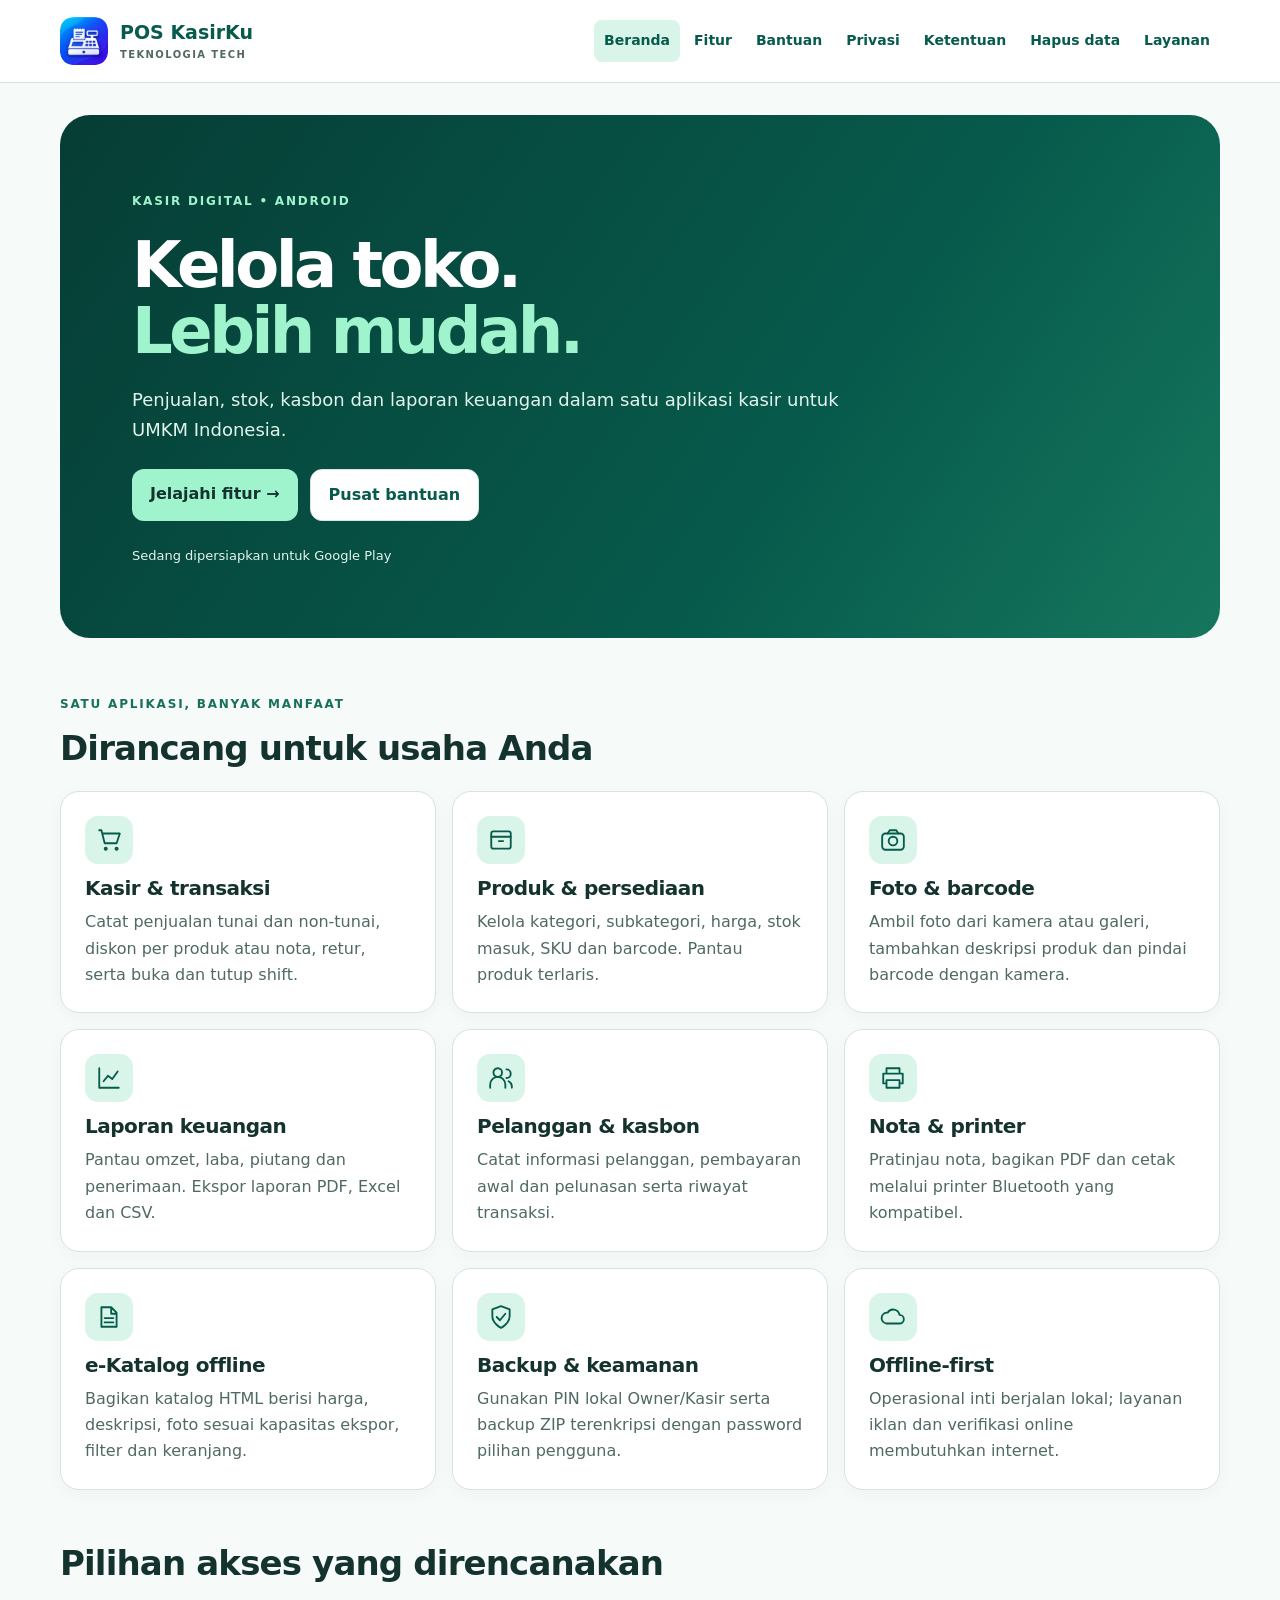
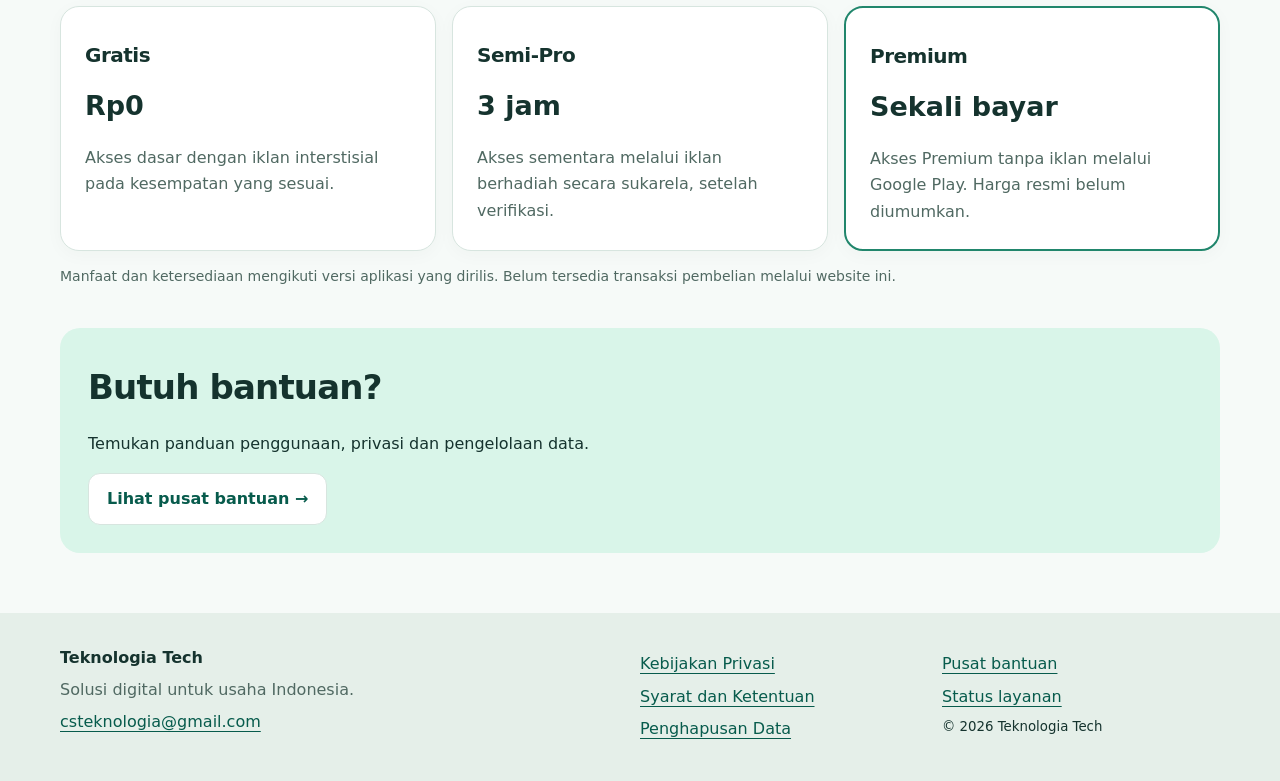
<file: index.html>
<!DOCTYPE html>
<html lang="id"><head><meta charset="utf-8"/><meta content="width=device-width, initial-scale=1" name="viewport"/><meta content="Informasi resmi POS KasirKu oleh Teknologia Tech" name="description"/><meta content="#075b4c" name="theme-color"/><title>Aplikasi kasir offline untuk UMKM | POS KasirKu</title><link href="assets/logo.png" rel="icon"/><link href="assets/style-v21.css" rel="stylesheet"/><script defer="" src="assets/site-v21.js"></script></head><body><a class="skip" href="#main">Lewati ke konten</a><header><div class="wrap header"><a class="brand" href="index.html"><img alt="" height="48" src="assets/logo.png" width="48"/><span>POS KasirKu<small>TEKNOLOGIA TECH</small></span></a><button aria-controls="nav" aria-expanded="false" class="menu" hidden="">☰ Menu</button><nav aria-label="Navigasi utama" id="nav"><a aria-current="page" href="index.html">Beranda</a><a href="features.html">Fitur</a><a href="support.html">Bantuan</a><a href="privacy.html">Privasi</a><a href="terms.html">Ketentuan</a><a href="delete-data.html">Hapus data</a><a href="services.html">Layanan</a></nav></div></header><main class="wrap" id="main"><section class="hero"><div><span class="eyebrow">KASIR DIGITAL • ANDROID</span><h1>Kelola toko.<br/><em>Lebih mudah.</em></h1><p>Penjualan, stok, kasbon dan laporan keuangan dalam satu aplikasi kasir untuk UMKM Indonesia.</p><div class="actions"><a class="button" href="features.html">Jelajahi fitur →</a><a class="button secondary" href="support.html">Pusat bantuan</a></div><p class="status">Sedang dipersiapkan untuk Google Play</p></div></section><section class="section"><span class="eyebrow">SATU APLIKASI, BANYAK MANFAAT</span><h2>Dirancang untuk usaha Anda</h2><div class="grid"><article class="card"><span class="icon"><svg aria-hidden="true" fill="none" stroke="currentColor" stroke-linecap="round" stroke-linejoin="round" stroke-width="1.7" viewbox="0 0 24 24"><path d="M3 3h2l3 12h11l3-9H6"></path><circle cx="9" cy="20" r="1"></circle><circle cx="19" cy="20" r="1"></circle></svg></span><h3>Kasir &amp; transaksi</h3><p>Catat penjualan tunai dan non-tunai, diskon per produk atau nota, retur, serta buka dan tutup shift.</p></article><article class="card"><span class="icon"><svg aria-hidden="true" fill="none" stroke="currentColor" stroke-linecap="round" stroke-linejoin="round" stroke-width="1.7" viewbox="0 0 24 24"><rect height="16" rx="2" width="18" x="3" y="4"></rect><path d="M3 9h18M10 13h4"></path></svg></span><h3>Produk &amp; persediaan</h3><p>Kelola kategori, subkategori, harga, stok masuk, SKU dan barcode. Pantau produk terlaris.</p></article><article class="card"><span class="icon"><svg aria-hidden="true" fill="none" stroke="currentColor" stroke-linecap="round" stroke-linejoin="round" stroke-width="1.7" viewbox="0 0 24 24"><rect height="15" rx="3" width="20" x="2" y="6"></rect><circle cx="12" cy="13" r="4"></circle><path d="m7 6 2-3h6l2 3"></path></svg></span><h3>Foto &amp; barcode</h3><p>Ambil foto dari kamera atau galeri, tambahkan deskripsi produk dan pindai barcode dengan kamera.</p></article><article class="card"><span class="icon"><svg aria-hidden="true" fill="none" stroke="currentColor" stroke-linecap="round" stroke-linejoin="round" stroke-width="1.7" viewbox="0 0 24 24"><path d="M3 3v18h18M7 15l4-5 4 3 5-7"></path></svg></span><h3>Laporan keuangan</h3><p>Pantau omzet, laba, piutang dan penerimaan. Ekspor laporan PDF, Excel dan CSV.</p></article><article class="card"><span class="icon"><svg aria-hidden="true" fill="none" stroke="currentColor" stroke-linecap="round" stroke-linejoin="round" stroke-width="1.7" viewbox="0 0 24 24"><circle cx="9" cy="7" r="4"></circle><path d="M2 21v-3a7 7 0 0 1 14 0v3M17 4a4 4 0 0 1 0 8m2 3a6 6 0 0 1 3 6"></path></svg></span><h3>Pelanggan &amp; kasbon</h3><p>Catat informasi pelanggan, pembayaran awal dan pelunasan serta riwayat transaksi.</p></article><article class="card"><span class="icon"><svg aria-hidden="true" fill="none" stroke="currentColor" stroke-linecap="round" stroke-linejoin="round" stroke-width="1.7" viewbox="0 0 24 24"><path d="M6 8V3h12v5M6 17H3V8h18v9h-3M6 14h12v7H6z"></path></svg></span><h3>Nota &amp; printer</h3><p>Pratinjau nota, bagikan PDF dan cetak melalui printer Bluetooth yang kompatibel.</p></article><article class="card"><span class="icon"><svg aria-hidden="true" fill="none" stroke="currentColor" stroke-linecap="round" stroke-linejoin="round" stroke-width="1.7" viewbox="0 0 24 24"><path d="M5 3h9l5 5v13H5zM14 3v6h5M8 13h8M8 17h8"></path></svg></span><h3>e-Katalog offline</h3><p>Bagikan katalog HTML berisi harga, deskripsi, foto sesuai kapasitas ekspor, filter dan keranjang.</p></article><article class="card"><span class="icon"><svg aria-hidden="true" fill="none" stroke="currentColor" stroke-linecap="round" stroke-linejoin="round" stroke-width="1.7" viewbox="0 0 24 24"><path d="M12 22s8-4 8-11V5l-8-3-8 3v6c0 7 8 11 8 11Z"></path><path d="m8 12 3 3 5-6"></path></svg></span><h3>Backup &amp; keamanan</h3><p>Gunakan PIN lokal Owner/Kasir serta backup ZIP terenkripsi dengan password pilihan pengguna.</p></article><article class="card"><span class="icon"><svg aria-hidden="true" fill="none" stroke="currentColor" stroke-linecap="round" stroke-linejoin="round" stroke-width="1.7" viewbox="0 0 24 24"><path d="M6 18a5 5 0 1 1 1-10 6 6 0 0 1 11 2 4 4 0 0 1 0 8Z"></path></svg></span><h3>Offline-first</h3><p>Operasional inti berjalan lokal; layanan iklan dan verifikasi online membutuhkan internet.</p></article></div></section><section class="section"><h2>Pilihan akses yang direncanakan</h2><div class="grid plans"><article class="card"><h3>Gratis</h3><strong>Rp0</strong><p>Akses dasar dengan iklan interstisial pada kesempatan yang sesuai.</p></article><article class="card"><h3>Semi-Pro</h3><strong>3 jam</strong><p>Akses sementara melalui iklan berhadiah secara sukarela, setelah verifikasi.</p></article><article class="card featured"><h3>Premium</h3><strong>Sekali bayar</strong><p>Akses Premium tanpa iklan melalui Google Play. Harga resmi belum diumumkan.</p></article></div><p class="muted">Manfaat dan ketersediaan mengikuti versi aplikasi yang dirilis. Belum tersedia transaksi pembelian melalui website ini.</p></section><section class="banner"><h2>Butuh bantuan?</h2><p>Temukan panduan penggunaan, privasi dan pengelolaan data.</p><a class="button secondary" href="support.html">Lihat pusat bantuan →</a></section></main><footer><div class="wrap foot"><div><strong>Teknologia Tech</strong><p>Solusi digital untuk usaha Indonesia.</p><a href="mailto:csteknologia@gmail.com">csteknologia@gmail.com</a></div><div><a href="privacy.html">Kebijakan Privasi</a><a href="terms.html">Syarat dan Ketentuan</a><a href="delete-data.html">Penghapusan Data</a></div><div><a href="support.html">Pusat bantuan</a><a href="services.html">Status layanan</a><small>© 2026 Teknologia Tech</small></div></div></footer></body></html>
</file>
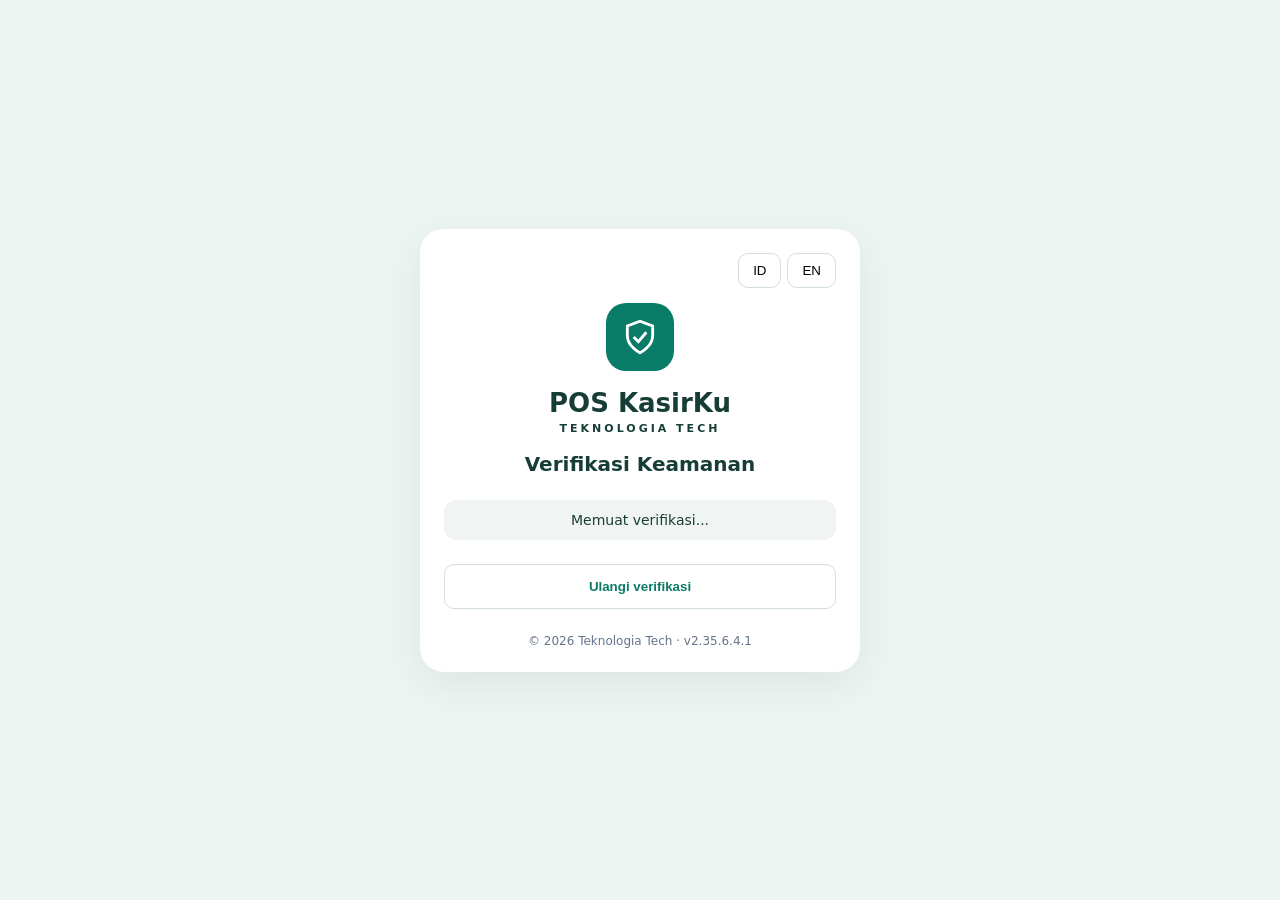
<file: captcha.html>
<!DOCTYPE html>
<html lang="id">
<head>
<meta charset="UTF-8">
<meta name="viewport" content="width=device-width, initial-scale=1">
<meta name="referrer" content="no-referrer">
<meta name="robots" content="noindex,nofollow">
<title>Verifikasi Keamanan | POS KasirKu</title>

<style>
* { box-sizing: border-box; }
body {
  margin: 0;
  min-height: 100vh;
  display: grid;
  place-items: center;
  padding: 16px;
  background: #edf5f2;
  font-family: system-ui, sans-serif;
  color: #173e36;
}
main {
  width: 100%;
  max-width: 440px;
  padding: 24px;
  background: white;
  border-radius: 24px;
  box-shadow: 0 12px 40px #173e3615;
  text-align: center;
}
.logo {
  width: 68px;
  height: 68px;
  margin: 0 auto;
  background: #087c66;
  border-radius: 20px;
  display: grid;
  place-items: center;
}
h1 { font-size: 26px; margin-bottom: 4px; }
h2 { font-size: 20px; }
p { color: #64748b; line-height: 1.6; }
.brand {
  font-size: 11px;
  letter-spacing: 3px;
  font-weight: bold;
}
.language {
  display: flex;
  justify-content: flex-end;
  gap: 6px;
  margin-bottom: 15px;
}
button {
  border: 1px solid #d1ded9;
  border-radius: 10px;
  background: white;
  padding: 9px 14px;
  cursor: pointer;
}
button[aria-pressed="true"] { background:#087c66; color:white; }
button:disabled {
  opacity: .5;
  cursor: not-allowed;
}
#retry, #verify {
  width: 100%;
  padding: 14px;
  font-weight: bold;
  margin-top: 8px;
}
#verify {
  background: #087c66;
  color: white;
  border: 0;
}
#retry {
  color: #087c66;
}
#widget { margin: 24px 0; }
#status {
  padding: 12px;
  border-radius: 12px;
  background: #f0f5f3;
  font-size: 14px;
  margin-bottom: 16px;
}
#status.success {
  color: #087c66;
  background: #e0f5e9;
}
#status.error {
  color: #b91c1c;
  background: #fef2f2;
}
footer {
  font-size: 12px;
  color: #64748b;
  margin-top: 25px;
}
</style>
</head>

<body>
<main>
  <div class="language">
    <button id="lang-id" type="button">ID</button>
    <button id="lang-en" type="button">EN</button>
  </div>

  <div class="logo">
    <svg width="38" height="38"
         viewBox="0 0 24 24"
         fill="none"
         stroke="white"
         stroke-width="1.8"
         aria-hidden="true">
      <path d="M12 22s8-4 8-11V5l-8-3-8 3v6c0 7 8 11 8 11z"/>
      <path d="m8 12 3 3 5-6"/>
    </svg>
  </div>

  <h1>POS KasirKu</h1>
  <div class="brand">TEKNOLOGIA TECH</div>

  <h2 id="heading">Verifikasi Keamanan</h2>
  <p id="description"></p>

  <div id="widget"></div>

  <div id="status" role="status"
       aria-live="polite">
    Memuat verifikasi...
  </div>


  <button id="retry" type="button">
    Ulangi verifikasi
  </button>

  <footer>
    © 2026 Teknologia Tech · v2.35.6.4.1

  </footer>
</main>

<script type="module">
import { createClient } from
"https://esm.sh/@supabase/supabase-js@2";

const SITE_KEY =
  "0x4AAAAAAGVklbjRU9m5_3Gk";

const SUPABASE_URL =
  "https://owemxpqdsivckapdijlw.supabase.co";

const SUPABASE_PUBLISHABLE_KEY =
  "sb_publishable_SkLHCYyHk6xi64DSNoS-YQ_I-SEwNlt";

const supabase = createClient(
  SUPABASE_URL,
  SUPABASE_PUBLISHABLE_KEY,
  {
    auth: {
      persistSession: false,
      autoRefreshToken: false,
      detectSessionInUrl: false
    }
  }
);

const messages = {
  id: {
    title: "Verifikasi Keamanan",
    desc: "Selesaikan pemeriksaan keamanan. Verifikasi dilanjutkan otomatis.",
    loading: "Memuat verifikasi...",
    ready: "Silakan selesaikan pemeriksaan keamanan.",
    captcha: "Pemeriksaan keamanan selesai.",
    processing: "Memverifikasi sesi keamanan...",
    success: "Verifikasi keamanan berhasil. Anda dapat menutup halaman ini.",
    expired: "Verifikasi kedaluwarsa. Silakan ulangi.",
    error: "Verifikasi gagal. Silakan coba kembali.",
    retry: "Ulangi verifikasi"
  },
  en: {
    title: "Security Verification",
    desc: "Complete the security check. Verification continues automatically.",
    loading: "Loading verification...",
    ready: "Please complete the security check.",
    captcha: "Security check completed.",
    processing: "Verifying your secure session...",
    success: "Security verification complete. You may close this page.",
    expired: "Verification expired. Please try again.",
    error: "Verification failed. Please try again.",
    retry: "Retry verification"
  }
};


const retryButton = document.getElementById("retry");

let language =
  navigator.language.startsWith("id") ? "id" : "en";

let widgetId = null;
let captchaToken = null;
let currentState = "loading";
let busy = false;
let completed = false;
let errorCode = "";
const params = new URLSearchParams(location.search);
const nativeNonce = params.get("nonce");
const nativeActivation = params.get("activation") === "1" && /^[0-9a-f-]{36}$/.test(nativeNonce || "");
let pendingJwt = null;
window.kasirkuTakeSession = (nonce) => {
  if (!nativeActivation || nonce !== nativeNonce || !pendingJwt) return null;
  const jwt = pendingJwt; pendingJwt = null; return jwt;
};

function setStatus(state, code = "") {
  currentState = state;
  errorCode = code;

  const el = document.getElementById("status");

  el.textContent =
    messages[language][state] +
    (code ? " (" + code + ")" : "");

  el.className =
    state === "success" || state === "captcha"
      ? "success"
      : state === "error"
        ? "error"
        : "";
}

function updateControls() {


  retryButton.disabled = busy || completed;
  retryButton.hidden = busy || completed;

  document.getElementById("lang-id").disabled = busy;
  document.getElementById("lang-en").disabled = busy;
}

function renderWidget() {
  if (!window.turnstile || completed || busy) return;

  captchaToken = null;
  updateControls();

  if (widgetId !== null) {
    turnstile.remove(widgetId);
  }

  setStatus("ready");

  widgetId = turnstile.render("#widget", {
    sitekey: SITE_KEY,
    theme: "light",
    size: "flexible",
    language: language,

    callback: function(token) {
      captchaToken = token;
      setStatus("captcha");
      updateControls();
      void verifyAuthentication();
    },

    "expired-callback": function() {
      captchaToken = null;
      if (!completed && !busy) {
        setStatus("expired");
        updateControls();
      }
    },

    "error-callback": function() {
      captchaToken = null;
      if (!completed && !busy) {
        setStatus("error");
        updateControls();
      }
    }
  });
}

function setLanguage(value) {
  language = value;
  document.documentElement.lang = value;
  document.getElementById("lang-id").setAttribute("aria-pressed", String(value === "id"));
  document.getElementById("lang-en").setAttribute("aria-pressed", String(value === "en"));

  document.getElementById("heading").textContent =
    messages[value].title;

  document.getElementById("description").textContent =
    messages[value].desc;


  retryButton.textContent = messages[value].retry;

  setStatus(currentState, errorCode);

  if (window.turnstile && !completed && !busy) {
    renderWidget();
  }
}

async function verifyAuthentication() {
  if (busy || completed || !captchaToken) return;

  busy = true;

  const token = captchaToken;
  captchaToken = null;

  updateControls();
  setStatus("processing");

  try {
    const { data, error } =
      await supabase.auth.signInAnonymously({
        options: {
          captchaToken: token
        }
      });

    if (error) {
      const safeCode =
        /^[a-z0-9_]{1,80}$/i.test(error.code || "")
          ? error.code
          : "AUTH_FAILED";

      setStatus("error", safeCode);
      return;
    }

    if (
      !data.session ||
      !data.user ||
      data.user.is_anonymous !== true
    ) {
      setStatus("error", "INVALID_SESSION");
      return;
    }

    
const { data: apiResult, error: apiError } =
  await supabase.functions.invoke(
    "reviewer-access",
    {
      body: {
        action: "session-check"
      },
      headers: {
        Authorization:
          "Bearer " + data.session.access_token
      }
    }
  );

if (
  apiError ||
  !apiResult ||
  apiResult.success !== true ||
  apiResult.code !== "SESSION_VALIDATED" ||
  apiResult.anonymous_session !== true ||
  apiResult.version !== "2.35.5" ||
  apiResult.entitlement_issued !== false
) {
  await supabase.auth.signOut({ scope: "local" });
  setStatus("error", "JWT_VALIDATION_FAILED");
  return;
}



if (nativeActivation) {
  pendingJwt = data.session.access_token;
  setTimeout(() => { pendingJwt = null; }, 90000);
}
completed = true;
setStatus("success");



    // End temporary browser session.
    // Do not publish or log authentication tokens.

  } catch {
    if (!completed) {
      setStatus("error", "CONNECTION_FAILED");
    }
  } finally {
    // Native activation consumes the in-memory access token. Do not revoke its session before handoff.
    if (!nativeActivation || !completed) {
      try { await supabase.auth.signOut({ scope: "local" }); } catch {}
    }
    busy = false;
    updateControls();
  }
}



retryButton.onclick = () => {
  if (busy || completed) return;

  captchaToken = null;

  if (window.turnstile) {
    renderWidget();
  } else {
    location.reload();
  }
};

document.getElementById("lang-id").onclick =
  () => setLanguage("id");

document.getElementById("lang-en").onclick =
  () => setLanguage("en");

window.onTurnstileLoaded = renderWidget;

setLanguage(language);
updateControls();

const script = document.createElement("script");

script.src =
  "https://challenges.cloudflare.com/turnstile/v0/api.js?render=explicit&onload=onTurnstileLoaded";

script.async = true;
script.onerror = () => setStatus("error");

document.head.appendChild(script);
</script>
</body>
</html>
</file>
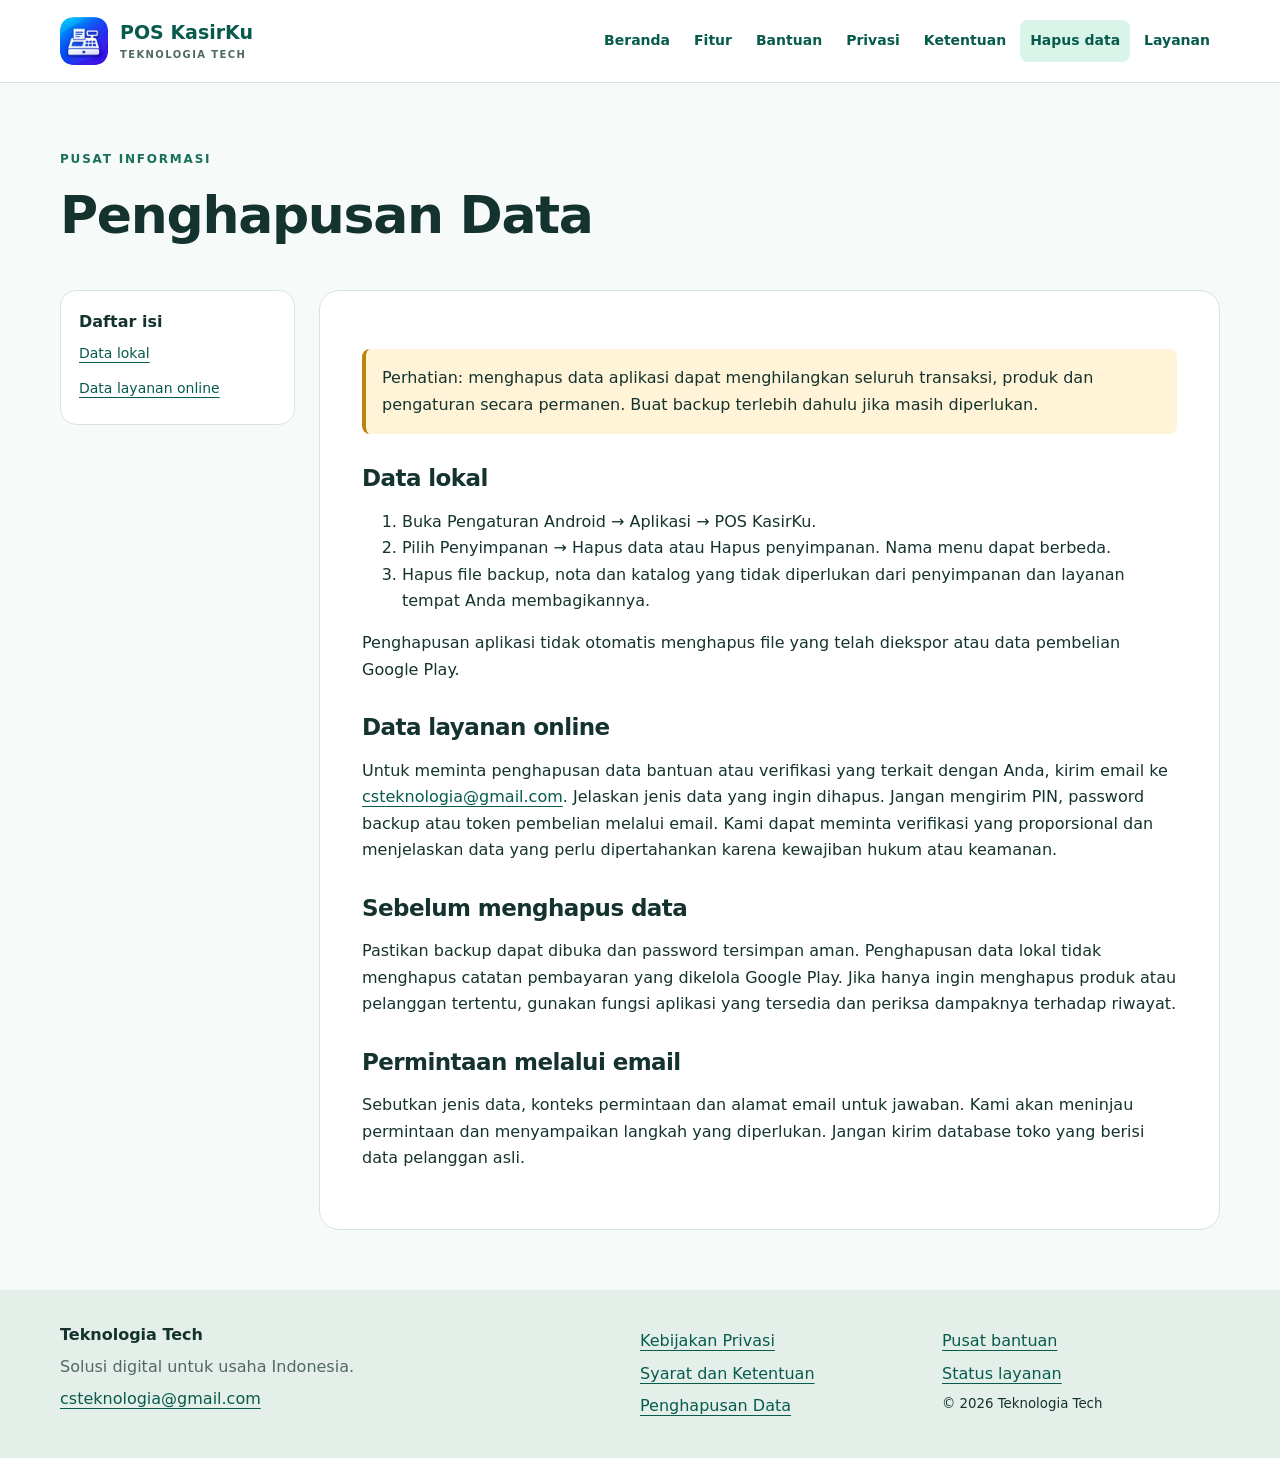
<file: delete-data.html>
<!doctype html><html lang="id"><head><meta charset="utf-8"><meta name="viewport" content="width=device-width, initial-scale=1"><meta name="description" content="Informasi resmi POS KasirKu oleh Teknologia Tech"><meta name="theme-color" content="#075b4c"><title>Penghapusan Data | POS KasirKu</title><link rel="icon" href="assets/logo.png"><link rel="stylesheet" href="assets/style-v21.css"><script src="assets/site-v21.js" defer></script></head><body><a class="skip" href="#main">Lewati ke konten</a><header><div class="wrap header"><a class="brand" href="index.html"><img src="assets/logo.png" width="48" height="48" alt=""><span>POS KasirKu<small>TEKNOLOGIA TECH</small></span></a><button class="menu" aria-expanded="false" aria-controls="nav" hidden>☰ Menu</button><nav id="nav" aria-label="Navigasi utama"><a href="index.html">Beranda</a><a href="features.html">Fitur</a><a href="support.html">Bantuan</a><a href="privacy.html">Privasi</a><a href="terms.html">Ketentuan</a><a href="delete-data.html" aria-current="page">Hapus data</a><a href="services.html">Layanan</a></nav></div></header><main id="main" class="wrap"><section class="intro"><span class="eyebrow">PUSAT INFORMASI</span><h1>Penghapusan Data</h1></section><div class="legal"><aside><strong>Daftar isi</strong><a href="#bagian-1">Data lokal</a><a href="#bagian-2">Data layanan online</a></aside><article class="prose"><p class="note">Perhatian: menghapus data aplikasi dapat menghilangkan seluruh transaksi, produk dan pengaturan secara permanen. Buat backup terlebih dahulu jika masih diperlukan.</p><h2 id="bagian-1">Data lokal</h2><ol><li>Buka Pengaturan Android → Aplikasi → POS KasirKu.</li><li>Pilih Penyimpanan → Hapus data atau Hapus penyimpanan. Nama menu dapat berbeda.</li><li>Hapus file backup, nota dan katalog yang tidak diperlukan dari penyimpanan dan layanan tempat Anda membagikannya.</li></ol><p>Penghapusan aplikasi tidak otomatis menghapus file yang telah diekspor atau data pembelian Google Play.</p><h2 id="bagian-2">Data layanan online</h2><p>Untuk meminta penghapusan data bantuan atau verifikasi yang terkait dengan Anda, kirim email ke <a href="mailto:csteknologia@gmail.com?subject=Permintaan%20penghapusan%20data%20POS%20KasirKu">csteknologia@gmail.com</a>. Jelaskan jenis data yang ingin dihapus. Jangan mengirim PIN, password backup atau token pembelian melalui email. Kami dapat meminta verifikasi yang proporsional dan menjelaskan data yang perlu dipertahankan karena kewajiban hukum atau keamanan.</p><h2>Sebelum menghapus data</h2><p>Pastikan backup dapat dibuka dan password tersimpan aman. Penghapusan data lokal tidak menghapus catatan pembayaran yang dikelola Google Play. Jika hanya ingin menghapus produk atau pelanggan tertentu, gunakan fungsi aplikasi yang tersedia dan periksa dampaknya terhadap riwayat.</p><h2>Permintaan melalui email</h2><p>Sebutkan jenis data, konteks permintaan dan alamat email untuk jawaban. Kami akan meninjau permintaan dan menyampaikan langkah yang diperlukan. Jangan kirim database toko yang berisi data pelanggan asli.</p></article></div></main><footer><div class="wrap foot"><div><strong>Teknologia Tech</strong><p>Solusi digital untuk usaha Indonesia.</p><a href="mailto:csteknologia@gmail.com">csteknologia@gmail.com</a></div><div><a href="privacy.html">Kebijakan Privasi</a><a href="terms.html">Syarat dan Ketentuan</a><a href="delete-data.html">Penghapusan Data</a></div><div><a href="support.html">Pusat bantuan</a><a href="services.html">Status layanan</a><small>© 2026 Teknologia Tech</small></div></div></footer></body></html>
</file>
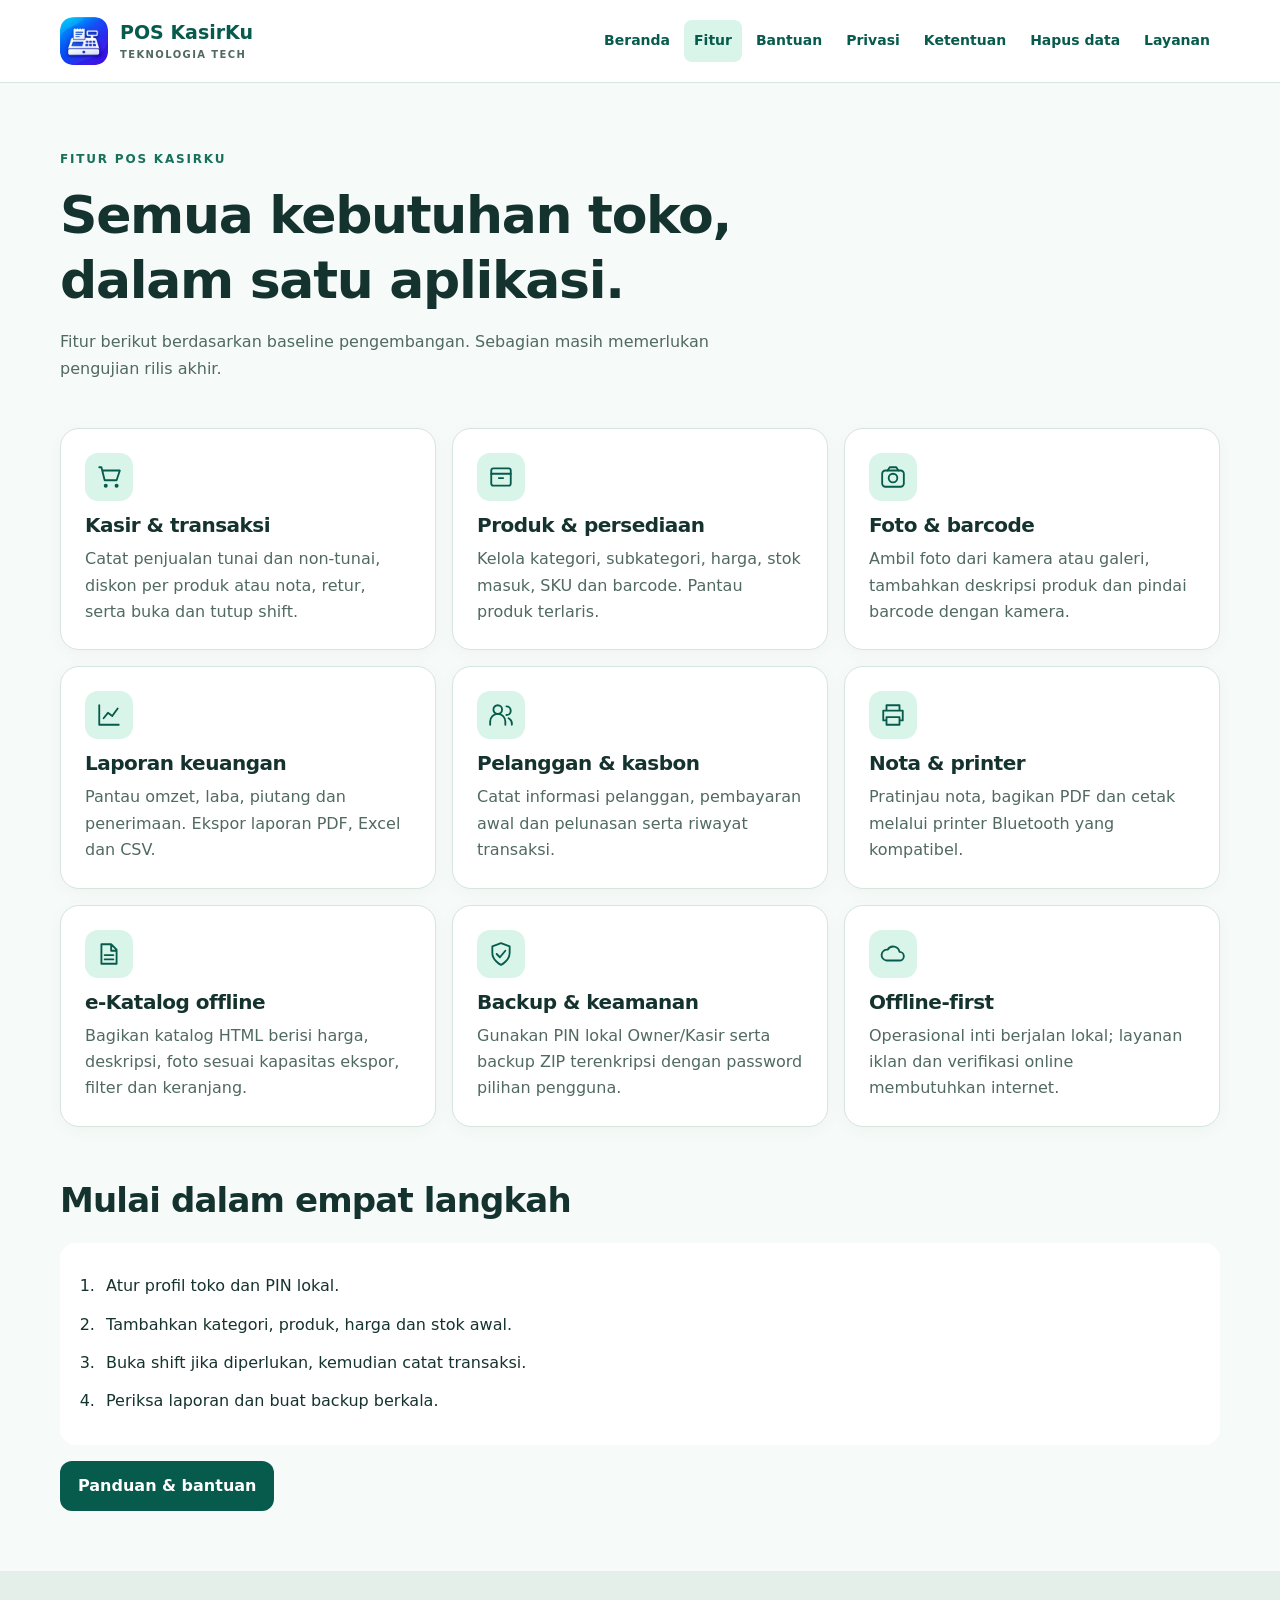
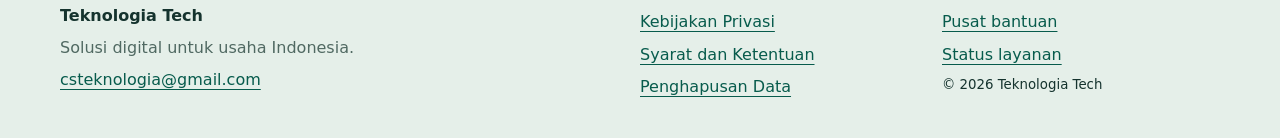
<file: features.html>
<!doctype html><html lang="id"><head><meta charset="utf-8"><meta name="viewport" content="width=device-width, initial-scale=1"><meta name="description" content="Informasi resmi POS KasirKu oleh Teknologia Tech"><meta name="theme-color" content="#075b4c"><title>Fitur aplikasi | POS KasirKu</title><link rel="icon" href="assets/logo.png"><link rel="stylesheet" href="assets/style-v21.css"><script src="assets/site-v21.js" defer></script></head><body><a class="skip" href="#main">Lewati ke konten</a><header><div class="wrap header"><a class="brand" href="index.html"><img src="assets/logo.png" width="48" height="48" alt=""><span>POS KasirKu<small>TEKNOLOGIA TECH</small></span></a><button class="menu" aria-expanded="false" aria-controls="nav" hidden>☰ Menu</button><nav id="nav" aria-label="Navigasi utama"><a href="index.html">Beranda</a><a href="features.html" aria-current="page">Fitur</a><a href="support.html">Bantuan</a><a href="privacy.html">Privasi</a><a href="terms.html">Ketentuan</a><a href="delete-data.html">Hapus data</a><a href="services.html">Layanan</a></nav></div></header><main id="main" class="wrap"><section class="intro"><span class="eyebrow">FITUR POS KASIRKU</span><h1>Semua kebutuhan toko, dalam satu aplikasi.</h1><p>Fitur berikut berdasarkan baseline pengembangan. Sebagian masih memerlukan pengujian rilis akhir.</p></section><div class="grid"><article class="card"><span class="icon"><svg aria-hidden="true" viewBox="0 0 24 24" fill="none" stroke="currentColor" stroke-width="1.7" stroke-linecap="round" stroke-linejoin="round"><path d="M3 3h2l3 12h11l3-9H6"/><circle cx="9" cy="20" r="1"/><circle cx="19" cy="20" r="1"/></svg></span><h3>Kasir & transaksi</h3><p>Catat penjualan tunai dan non-tunai, diskon per produk atau nota, retur, serta buka dan tutup shift.</p></article><article class="card"><span class="icon"><svg aria-hidden="true" viewBox="0 0 24 24" fill="none" stroke="currentColor" stroke-width="1.7" stroke-linecap="round" stroke-linejoin="round"><rect x="3" y="4" width="18" height="16" rx="2"/><path d="M3 9h18M10 13h4"/></svg></span><h3>Produk & persediaan</h3><p>Kelola kategori, subkategori, harga, stok masuk, SKU dan barcode. Pantau produk terlaris.</p></article><article class="card"><span class="icon"><svg aria-hidden="true" viewBox="0 0 24 24" fill="none" stroke="currentColor" stroke-width="1.7" stroke-linecap="round" stroke-linejoin="round"><rect x="2" y="6" width="20" height="15" rx="3"/><circle cx="12" cy="13" r="4"/><path d="m7 6 2-3h6l2 3"/></svg></span><h3>Foto & barcode</h3><p>Ambil foto dari kamera atau galeri, tambahkan deskripsi produk dan pindai barcode dengan kamera.</p></article><article class="card"><span class="icon"><svg aria-hidden="true" viewBox="0 0 24 24" fill="none" stroke="currentColor" stroke-width="1.7" stroke-linecap="round" stroke-linejoin="round"><path d="M3 3v18h18M7 15l4-5 4 3 5-7"/></svg></span><h3>Laporan keuangan</h3><p>Pantau omzet, laba, piutang dan penerimaan. Ekspor laporan PDF, Excel dan CSV.</p></article><article class="card"><span class="icon"><svg aria-hidden="true" viewBox="0 0 24 24" fill="none" stroke="currentColor" stroke-width="1.7" stroke-linecap="round" stroke-linejoin="round"><circle cx="9" cy="7" r="4"/><path d="M2 21v-3a7 7 0 0 1 14 0v3M17 4a4 4 0 0 1 0 8m2 3a6 6 0 0 1 3 6"/></svg></span><h3>Pelanggan & kasbon</h3><p>Catat informasi pelanggan, pembayaran awal dan pelunasan serta riwayat transaksi.</p></article><article class="card"><span class="icon"><svg aria-hidden="true" viewBox="0 0 24 24" fill="none" stroke="currentColor" stroke-width="1.7" stroke-linecap="round" stroke-linejoin="round"><path d="M6 8V3h12v5M6 17H3V8h18v9h-3M6 14h12v7H6z"/></svg></span><h3>Nota & printer</h3><p>Pratinjau nota, bagikan PDF dan cetak melalui printer Bluetooth yang kompatibel.</p></article><article class="card"><span class="icon"><svg aria-hidden="true" viewBox="0 0 24 24" fill="none" stroke="currentColor" stroke-width="1.7" stroke-linecap="round" stroke-linejoin="round"><path d="M5 3h9l5 5v13H5zM14 3v6h5M8 13h8M8 17h8"/></svg></span><h3>e-Katalog offline</h3><p>Bagikan katalog HTML berisi harga, deskripsi, foto sesuai kapasitas ekspor, filter dan keranjang.</p></article><article class="card"><span class="icon"><svg aria-hidden="true" viewBox="0 0 24 24" fill="none" stroke="currentColor" stroke-width="1.7" stroke-linecap="round" stroke-linejoin="round"><path d="M12 22s8-4 8-11V5l-8-3-8 3v6c0 7 8 11 8 11Z"/><path d="m8 12 3 3 5-6"/></svg></span><h3>Backup & keamanan</h3><p>Gunakan PIN lokal Owner/Kasir serta backup ZIP terenkripsi dengan password pilihan pengguna.</p></article><article class="card"><span class="icon"><svg aria-hidden="true" viewBox="0 0 24 24" fill="none" stroke="currentColor" stroke-width="1.7" stroke-linecap="round" stroke-linejoin="round"><path d="M6 18a5 5 0 1 1 1-10 6 6 0 0 1 11 2 4 4 0 0 1 0 8Z"/></svg></span><h3>Offline-first</h3><p>Operasional inti berjalan lokal; layanan iklan dan verifikasi online membutuhkan internet.</p></article></div><section class="section"><h2>Mulai dalam empat langkah</h2><ol class="steps"><li>Atur profil toko dan PIN lokal.</li><li>Tambahkan kategori, produk, harga dan stok awal.</li><li>Buka shift jika diperlukan, kemudian catat transaksi.</li><li>Periksa laporan dan buat backup berkala.</li></ol><a class="button" href="support.html">Panduan & bantuan</a></section></main><footer><div class="wrap foot"><div><strong>Teknologia Tech</strong><p>Solusi digital untuk usaha Indonesia.</p><a href="mailto:csteknologia@gmail.com">csteknologia@gmail.com</a></div><div><a href="privacy.html">Kebijakan Privasi</a><a href="terms.html">Syarat dan Ketentuan</a><a href="delete-data.html">Penghapusan Data</a></div><div><a href="support.html">Pusat bantuan</a><a href="services.html">Status layanan</a><small>© 2026 Teknologia Tech</small></div></div></footer></body></html>
</file>
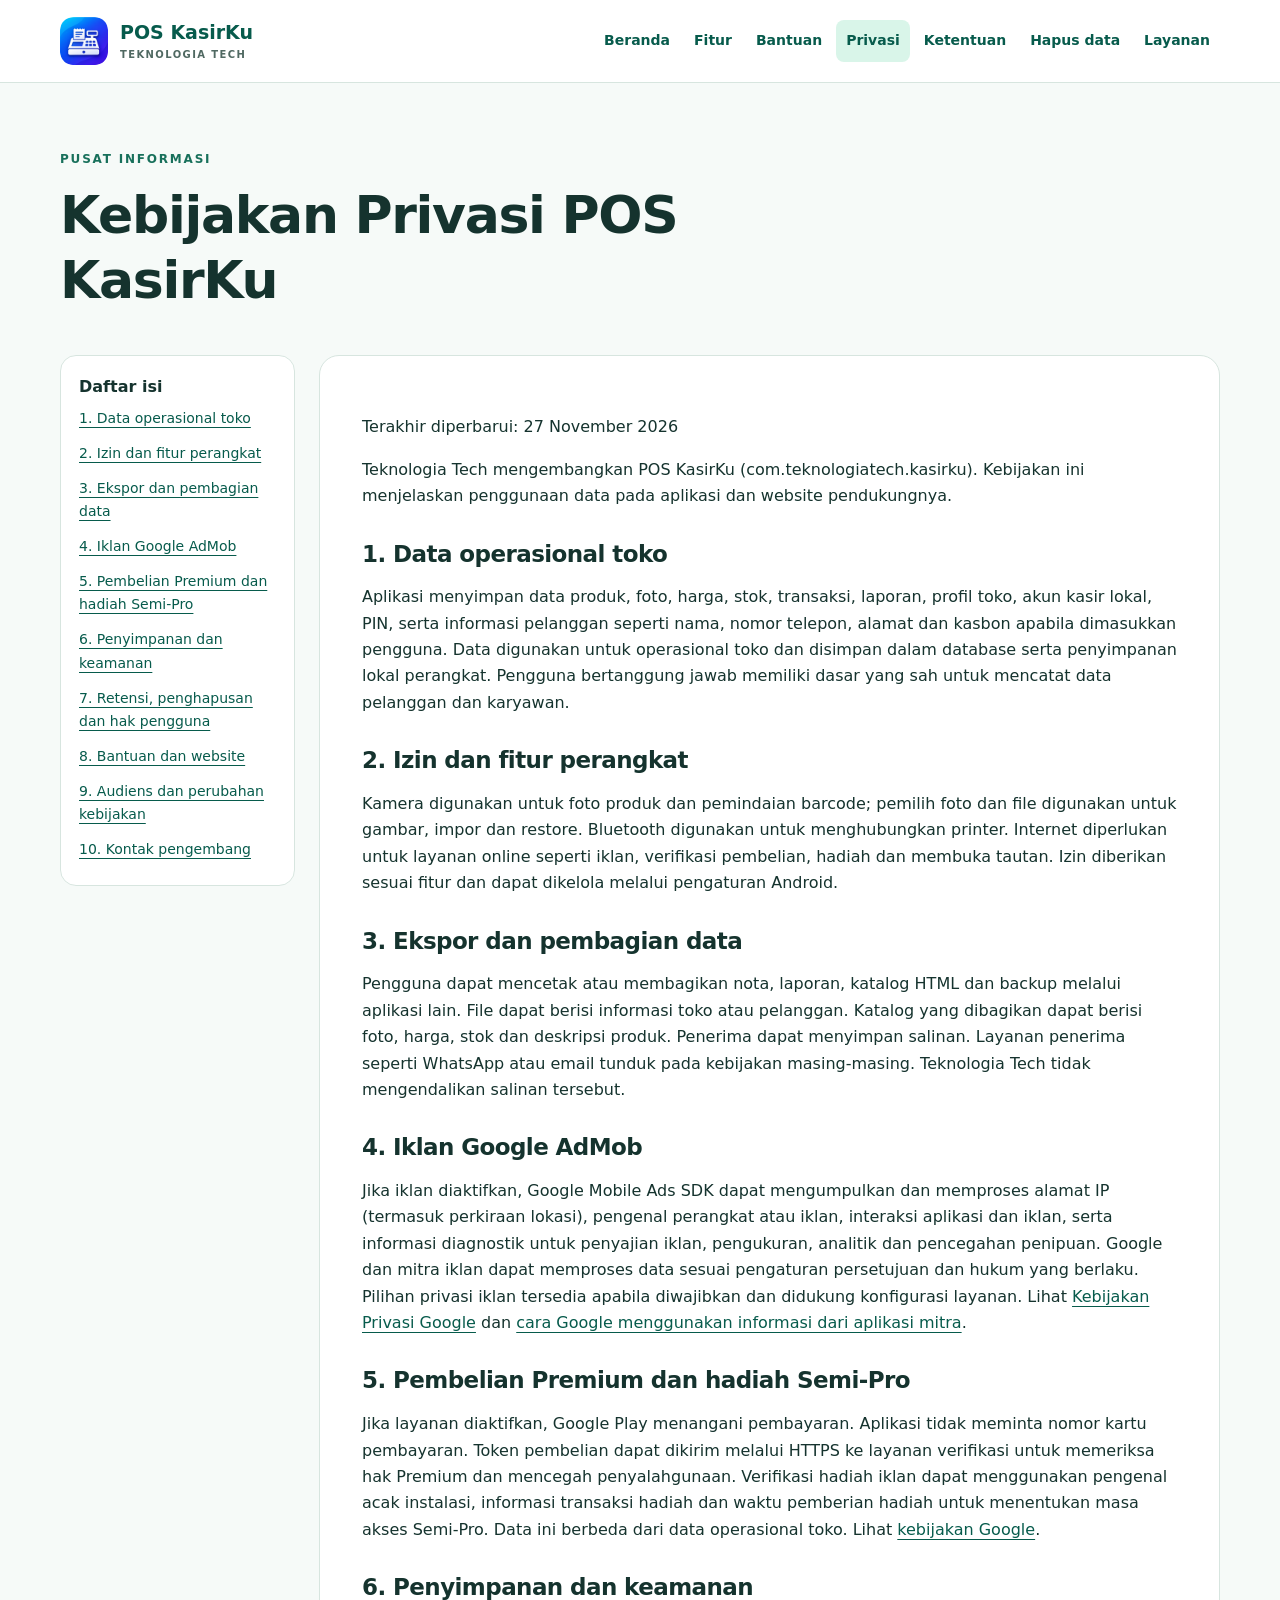
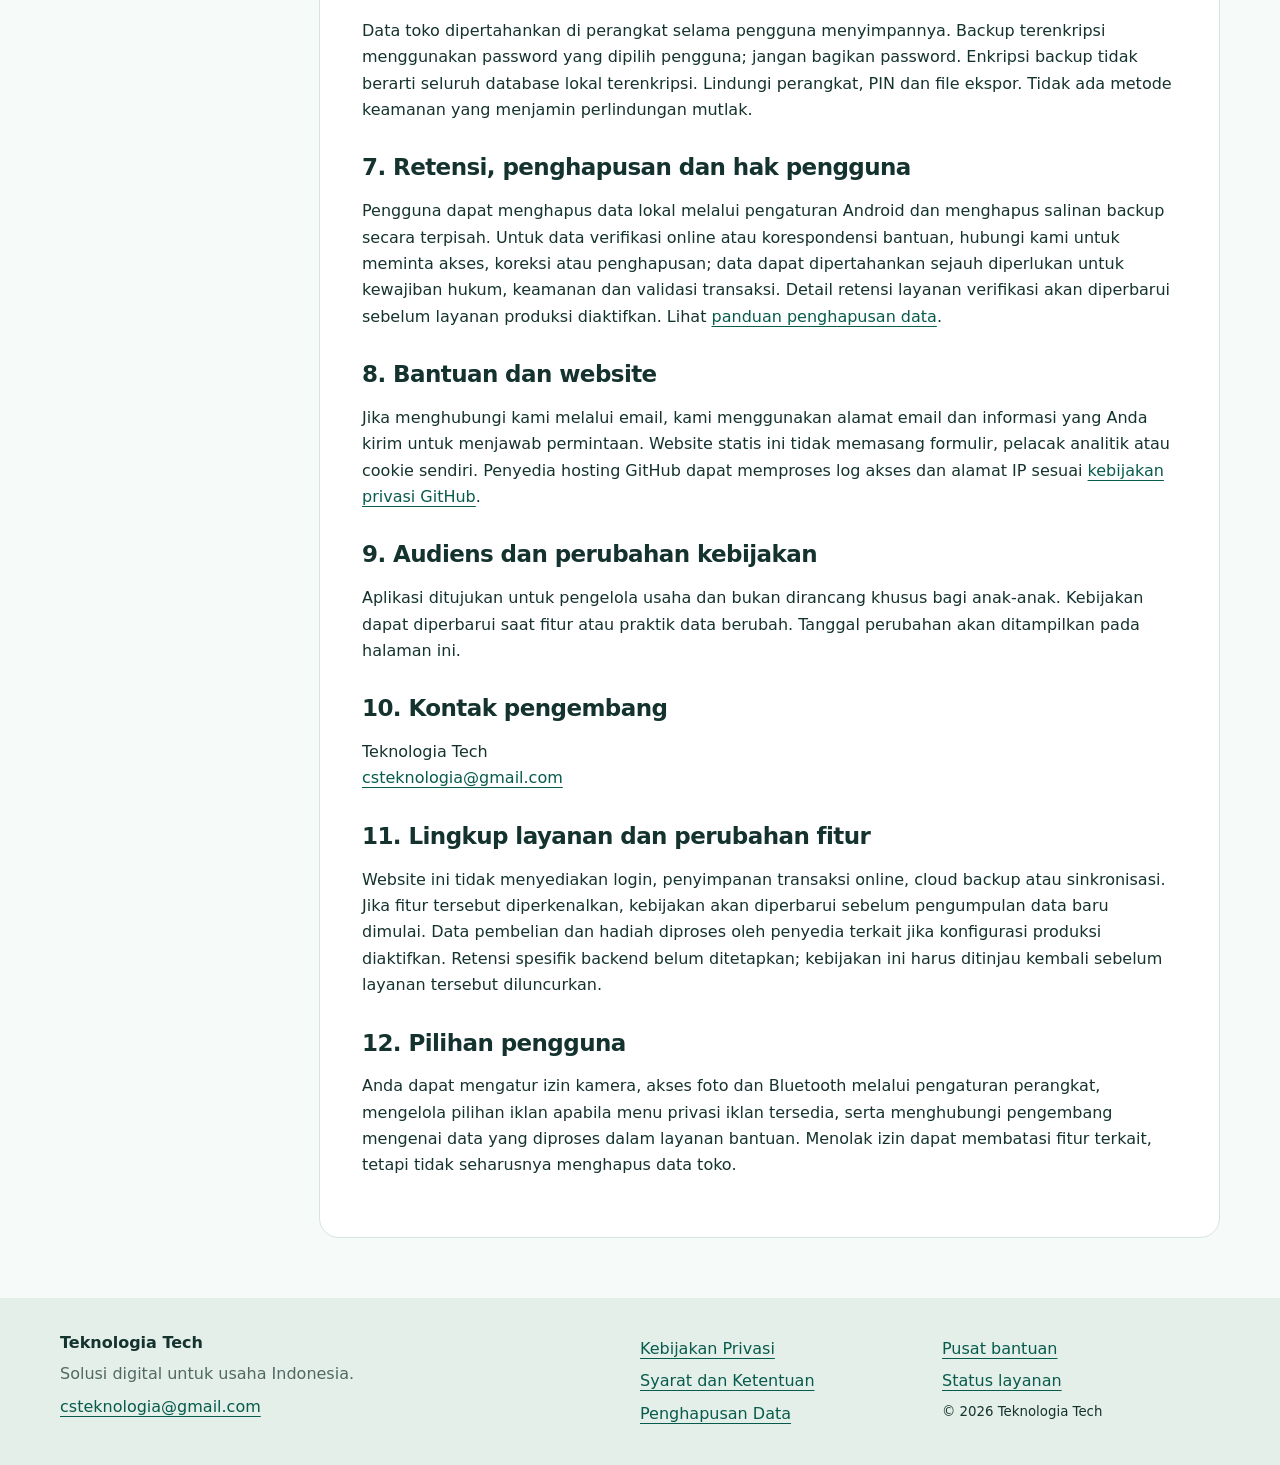
<file: privacy.html>
<!doctype html><html lang="id"><head><meta charset="utf-8"><meta name="viewport" content="width=device-width, initial-scale=1"><meta name="description" content="Informasi resmi POS KasirKu oleh Teknologia Tech"><meta name="theme-color" content="#075b4c"><title>Kebijakan Privasi POS KasirKu | POS KasirKu</title><link rel="icon" href="assets/logo.png"><link rel="stylesheet" href="assets/style-v21.css"><script src="assets/site-v21.js" defer></script></head><body><a class="skip" href="#main">Lewati ke konten</a><header><div class="wrap header"><a class="brand" href="index.html"><img src="assets/logo.png" width="48" height="48" alt=""><span>POS KasirKu<small>TEKNOLOGIA TECH</small></span></a><button class="menu" aria-expanded="false" aria-controls="nav" hidden>☰ Menu</button><nav id="nav" aria-label="Navigasi utama"><a href="index.html">Beranda</a><a href="features.html">Fitur</a><a href="support.html">Bantuan</a><a href="privacy.html" aria-current="page">Privasi</a><a href="terms.html">Ketentuan</a><a href="delete-data.html">Hapus data</a><a href="services.html">Layanan</a></nav></div></header><main id="main" class="wrap"><section class="intro"><span class="eyebrow">PUSAT INFORMASI</span><h1>Kebijakan Privasi POS KasirKu</h1></section><div class="legal"><aside><strong>Daftar isi</strong><a href="#bagian-1">1. Data operasional toko</a><a href="#bagian-2">2. Izin dan fitur perangkat</a><a href="#bagian-3">3. Ekspor dan pembagian data</a><a href="#bagian-4">4. Iklan Google AdMob</a><a href="#bagian-5">5. Pembelian Premium dan hadiah Semi-Pro</a><a href="#bagian-6">6. Penyimpanan dan keamanan</a><a href="#bagian-7">7. Retensi, penghapusan dan hak pengguna</a><a href="#bagian-8">8. Bantuan dan website</a><a href="#bagian-9">9. Audiens dan perubahan kebijakan</a><a href="#bagian-10">10. Kontak pengembang</a></aside><article class="prose"><p>Terakhir diperbarui: 27 November 2026</p><p>Teknologia Tech mengembangkan POS KasirKu (com.teknologiatech.kasirku). Kebijakan ini menjelaskan penggunaan data pada aplikasi dan website pendukungnya.</p><h2 id="bagian-1">1. Data operasional toko</h2><p>Aplikasi menyimpan data produk, foto, harga, stok, transaksi, laporan, profil toko, akun kasir lokal, PIN, serta informasi pelanggan seperti nama, nomor telepon, alamat dan kasbon apabila dimasukkan pengguna. Data digunakan untuk operasional toko dan disimpan dalam database serta penyimpanan lokal perangkat. Pengguna bertanggung jawab memiliki dasar yang sah untuk mencatat data pelanggan dan karyawan.</p><h2 id="bagian-2">2. Izin dan fitur perangkat</h2><p>Kamera digunakan untuk foto produk dan pemindaian barcode; pemilih foto dan file digunakan untuk gambar, impor dan restore. Bluetooth digunakan untuk menghubungkan printer. Internet diperlukan untuk layanan online seperti iklan, verifikasi pembelian, hadiah dan membuka tautan. Izin diberikan sesuai fitur dan dapat dikelola melalui pengaturan Android.</p><h2 id="bagian-3">3. Ekspor dan pembagian data</h2><p>Pengguna dapat mencetak atau membagikan nota, laporan, katalog HTML dan backup melalui aplikasi lain. File dapat berisi informasi toko atau pelanggan. Katalog yang dibagikan dapat berisi foto, harga, stok dan deskripsi produk. Penerima dapat menyimpan salinan. Layanan penerima seperti WhatsApp atau email tunduk pada kebijakan masing-masing. Teknologia Tech tidak mengendalikan salinan tersebut.</p><h2 id="bagian-4">4. Iklan Google AdMob</h2><p>Jika iklan diaktifkan, Google Mobile Ads SDK dapat mengumpulkan dan memproses alamat IP (termasuk perkiraan lokasi), pengenal perangkat atau iklan, interaksi aplikasi dan iklan, serta informasi diagnostik untuk penyajian iklan, pengukuran, analitik dan pencegahan penipuan. Google dan mitra iklan dapat memproses data sesuai pengaturan persetujuan dan hukum yang berlaku. Pilihan privasi iklan tersedia apabila diwajibkan dan didukung konfigurasi layanan. Lihat <a href="https://policies.google.com/privacy">Kebijakan Privasi Google</a> dan <a href="https://policies.google.com/technologies/partner-sites">cara Google menggunakan informasi dari aplikasi mitra</a>.</p><h2 id="bagian-5">5. Pembelian Premium dan hadiah Semi-Pro</h2><p>Jika layanan diaktifkan, Google Play menangani pembayaran. Aplikasi tidak meminta nomor kartu pembayaran. Token pembelian dapat dikirim melalui HTTPS ke layanan verifikasi untuk memeriksa hak Premium dan mencegah penyalahgunaan. Verifikasi hadiah iklan dapat menggunakan pengenal acak instalasi, informasi transaksi hadiah dan waktu pemberian hadiah untuk menentukan masa akses Semi-Pro. Data ini berbeda dari data operasional toko. Lihat <a href="https://policies.google.com/privacy">kebijakan Google</a>.</p><h2 id="bagian-6">6. Penyimpanan dan keamanan</h2><p>Data toko dipertahankan di perangkat selama pengguna menyimpannya. Backup terenkripsi menggunakan password yang dipilih pengguna; jangan bagikan password. Enkripsi backup tidak berarti seluruh database lokal terenkripsi. Lindungi perangkat, PIN dan file ekspor. Tidak ada metode keamanan yang menjamin perlindungan mutlak.</p><h2 id="bagian-7">7. Retensi, penghapusan dan hak pengguna</h2><p>Pengguna dapat menghapus data lokal melalui pengaturan Android dan menghapus salinan backup secara terpisah. Untuk data verifikasi online atau korespondensi bantuan, hubungi kami untuk meminta akses, koreksi atau penghapusan; data dapat dipertahankan sejauh diperlukan untuk kewajiban hukum, keamanan dan validasi transaksi. Detail retensi layanan verifikasi akan diperbarui sebelum layanan produksi diaktifkan. Lihat <a href="delete-data.html">panduan penghapusan data</a>.</p><h2 id="bagian-8">8. Bantuan dan website</h2><p>Jika menghubungi kami melalui email, kami menggunakan alamat email dan informasi yang Anda kirim untuk menjawab permintaan. Website statis ini tidak memasang formulir, pelacak analitik atau cookie sendiri. Penyedia hosting GitHub dapat memproses log akses dan alamat IP sesuai <a href="https://docs.github.com/en/site-policy/privacy-policies/github-general-privacy-statement">kebijakan privasi GitHub</a>.</p><h2 id="bagian-9">9. Audiens dan perubahan kebijakan</h2><p>Aplikasi ditujukan untuk pengelola usaha dan bukan dirancang khusus bagi anak-anak. Kebijakan dapat diperbarui saat fitur atau praktik data berubah. Tanggal perubahan akan ditampilkan pada halaman ini.</p><h2 id="bagian-10">10. Kontak pengembang</h2><p>Teknologia Tech<br/><a href="mailto:csteknologia@gmail.com">csteknologia@gmail.com</a></p><h2>11. Lingkup layanan dan perubahan fitur</h2><p>Website ini tidak menyediakan login, penyimpanan transaksi online, cloud backup atau sinkronisasi. Jika fitur tersebut diperkenalkan, kebijakan akan diperbarui sebelum pengumpulan data baru dimulai. Data pembelian dan hadiah diproses oleh penyedia terkait jika konfigurasi produksi diaktifkan. Retensi spesifik backend belum ditetapkan; kebijakan ini harus ditinjau kembali sebelum layanan tersebut diluncurkan.</p><h2>12. Pilihan pengguna</h2><p>Anda dapat mengatur izin kamera, akses foto dan Bluetooth melalui pengaturan perangkat, mengelola pilihan iklan apabila menu privasi iklan tersedia, serta menghubungi pengembang mengenai data yang diproses dalam layanan bantuan. Menolak izin dapat membatasi fitur terkait, tetapi tidak seharusnya menghapus data toko.</p></article></div></main><footer><div class="wrap foot"><div><strong>Teknologia Tech</strong><p>Solusi digital untuk usaha Indonesia.</p><a href="mailto:csteknologia@gmail.com">csteknologia@gmail.com</a></div><div><a href="privacy.html">Kebijakan Privasi</a><a href="terms.html">Syarat dan Ketentuan</a><a href="delete-data.html">Penghapusan Data</a></div><div><a href="support.html">Pusat bantuan</a><a href="services.html">Status layanan</a><small>© 2026 Teknologia Tech</small></div></div></footer></body></html>
</file>
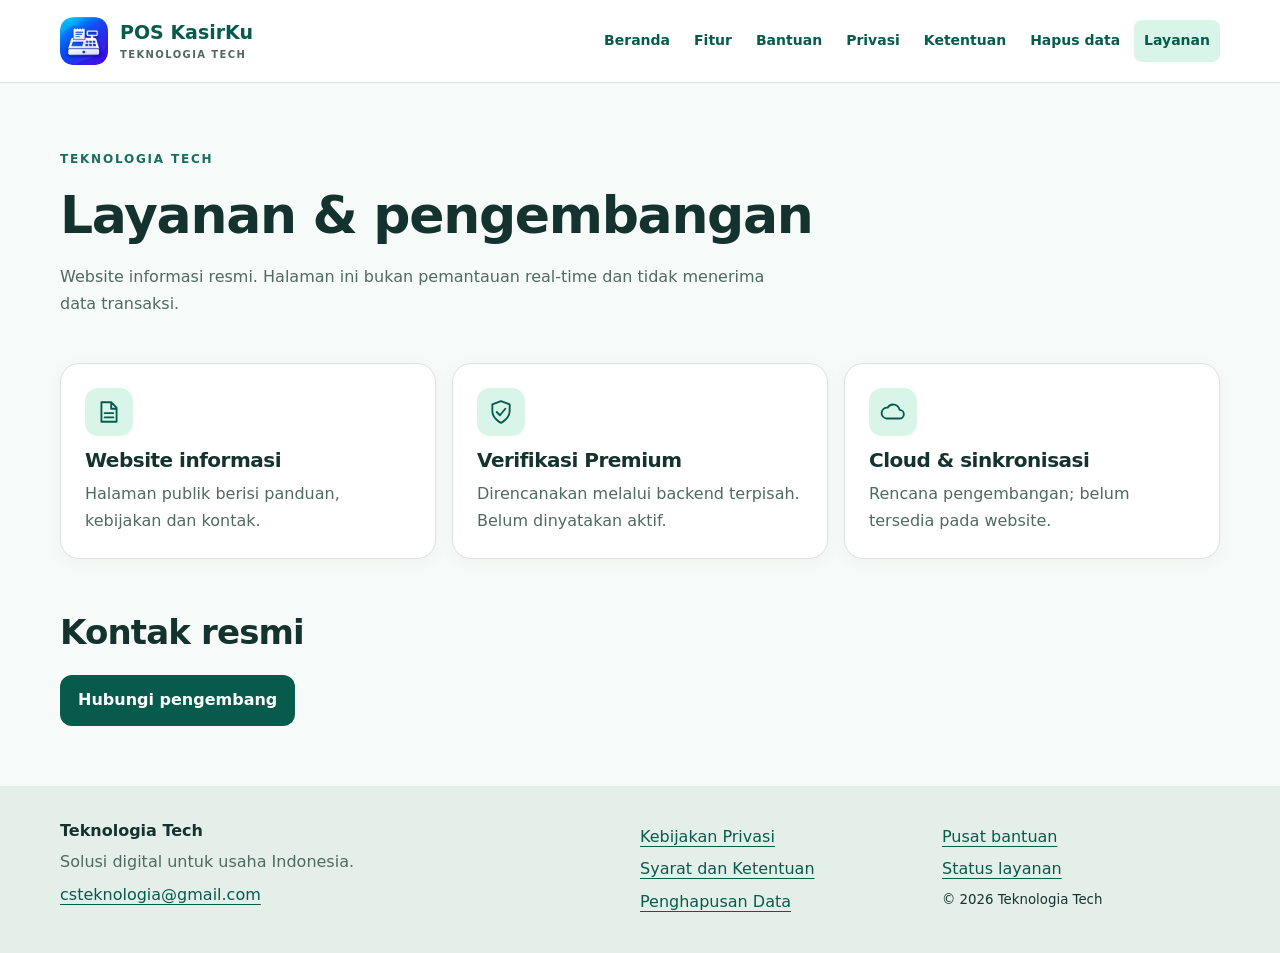
<file: services.html>
<!doctype html><html lang="id"><head><meta charset="utf-8"><meta name="viewport" content="width=device-width, initial-scale=1"><meta name="description" content="Informasi resmi POS KasirKu oleh Teknologia Tech"><meta name="theme-color" content="#075b4c"><title>Status layanan | POS KasirKu</title><link rel="icon" href="assets/logo.png"><link rel="stylesheet" href="assets/style-v21.css"><script src="assets/site-v21.js" defer></script></head><body><a class="skip" href="#main">Lewati ke konten</a><header><div class="wrap header"><a class="brand" href="index.html"><img src="assets/logo.png" width="48" height="48" alt=""><span>POS KasirKu<small>TEKNOLOGIA TECH</small></span></a><button class="menu" aria-expanded="false" aria-controls="nav" hidden>☰ Menu</button><nav id="nav" aria-label="Navigasi utama"><a href="index.html">Beranda</a><a href="features.html">Fitur</a><a href="support.html">Bantuan</a><a href="privacy.html">Privasi</a><a href="terms.html">Ketentuan</a><a href="delete-data.html">Hapus data</a><a href="services.html" aria-current="page">Layanan</a></nav></div></header><main id="main" class="wrap"><section class="intro"><span class="eyebrow">TEKNOLOGIA TECH</span><h1>Layanan & pengembangan</h1><p>Website informasi resmi. Halaman ini bukan pemantauan real-time dan tidak menerima data transaksi.</p></section><div class="grid"><article class="card"><span class="icon"><svg aria-hidden="true" viewBox="0 0 24 24" fill="none" stroke="currentColor" stroke-width="1.7" stroke-linecap="round" stroke-linejoin="round"><path d="M5 3h9l5 5v13H5zM14 3v6h5M8 13h8M8 17h8"/></svg></span><h3>Website informasi</h3><p>Halaman publik berisi panduan, kebijakan dan kontak.</p></article><article class="card"><span class="icon"><svg aria-hidden="true" viewBox="0 0 24 24" fill="none" stroke="currentColor" stroke-width="1.7" stroke-linecap="round" stroke-linejoin="round"><path d="M12 22s8-4 8-11V5l-8-3-8 3v6c0 7 8 11 8 11Z"/><path d="m8 12 3 3 5-6"/></svg></span><h3>Verifikasi Premium</h3><p>Direncanakan melalui backend terpisah. Belum dinyatakan aktif.</p></article><article class="card"><span class="icon"><svg aria-hidden="true" viewBox="0 0 24 24" fill="none" stroke="currentColor" stroke-width="1.7" stroke-linecap="round" stroke-linejoin="round"><path d="M6 18a5 5 0 1 1 1-10 6 6 0 0 1 11 2 4 4 0 0 1 0 8Z"/></svg></span><h3>Cloud & sinkronisasi</h3><p>Rencana pengembangan; belum tersedia pada website.</p></article></div><section class="section"><h2>Kontak resmi</h2><a class="button" href="mailto:csteknologia@gmail.com">Hubungi pengembang</a></section></main><footer><div class="wrap foot"><div><strong>Teknologia Tech</strong><p>Solusi digital untuk usaha Indonesia.</p><a href="mailto:csteknologia@gmail.com">csteknologia@gmail.com</a></div><div><a href="privacy.html">Kebijakan Privasi</a><a href="terms.html">Syarat dan Ketentuan</a><a href="delete-data.html">Penghapusan Data</a></div><div><a href="support.html">Pusat bantuan</a><a href="services.html">Status layanan</a><small>© 2026 Teknologia Tech</small></div></div></footer></body></html>
</file>
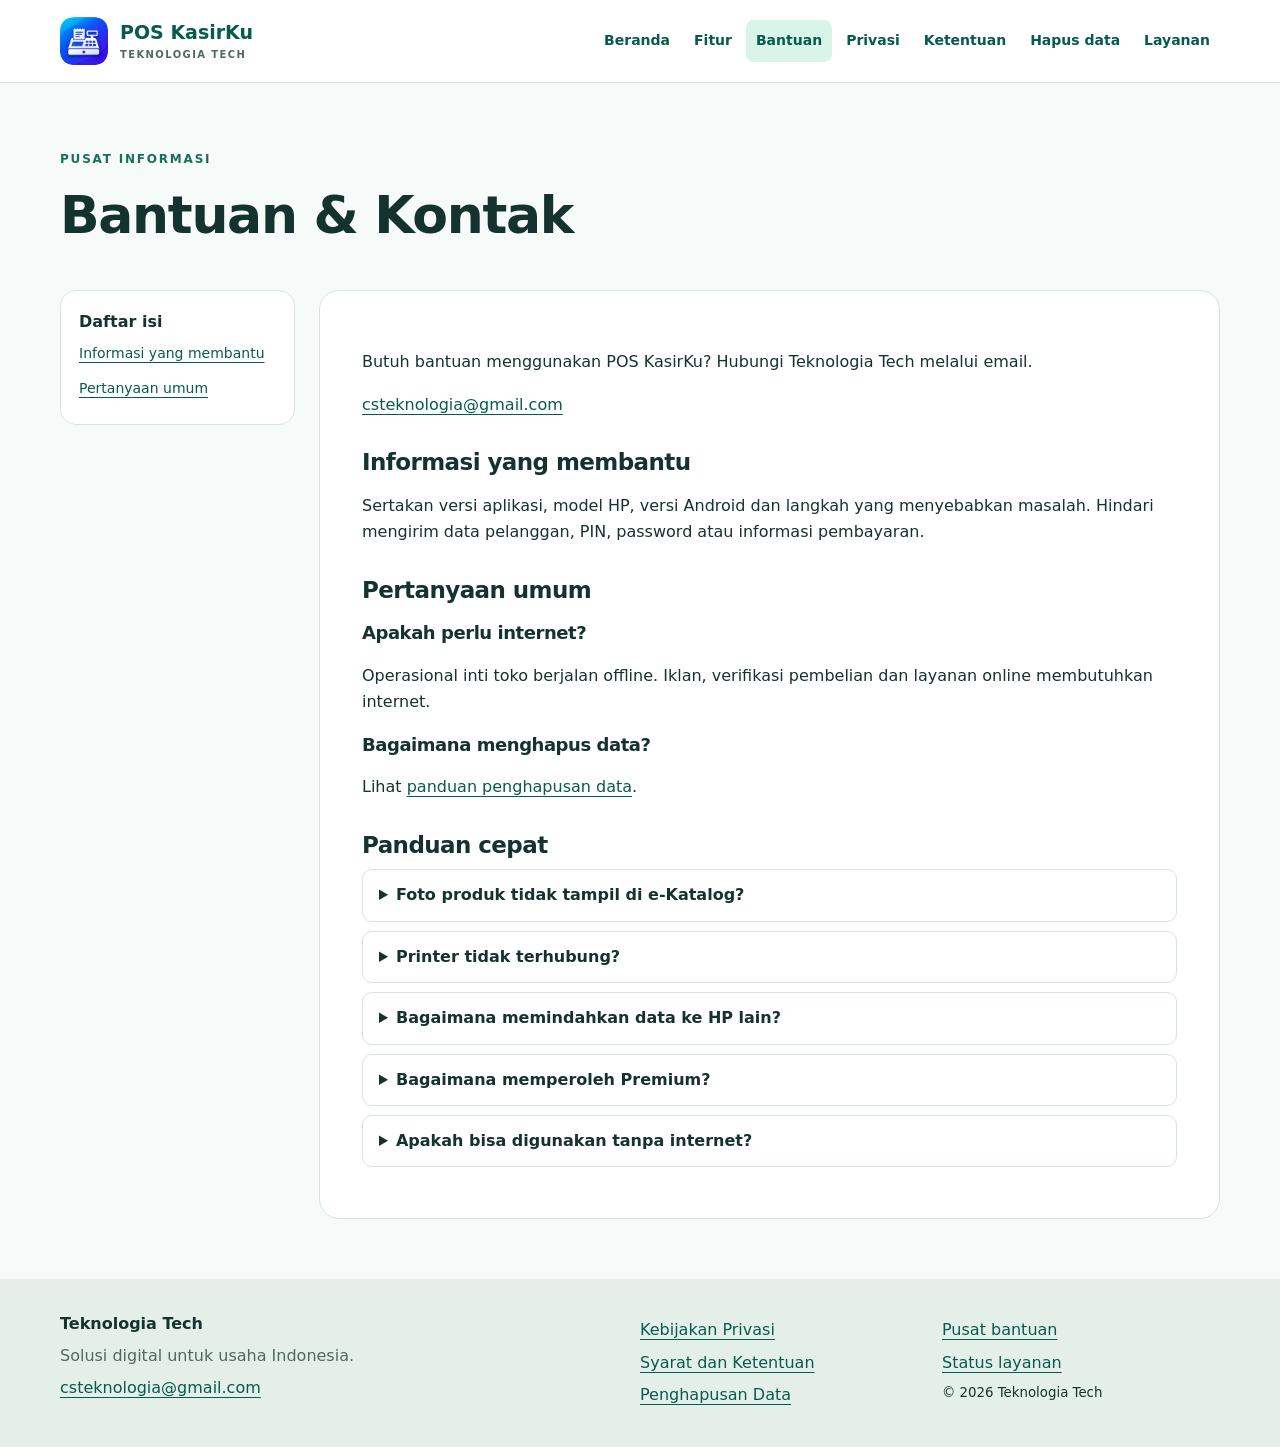
<file: support.html>
<!doctype html><html lang="id"><head><meta charset="utf-8"><meta name="viewport" content="width=device-width, initial-scale=1"><meta name="description" content="Informasi resmi POS KasirKu oleh Teknologia Tech"><meta name="theme-color" content="#075b4c"><title>Bantuan & Kontak | POS KasirKu</title><link rel="icon" href="assets/logo.png"><link rel="stylesheet" href="assets/style-v21.css"><script src="assets/site-v21.js" defer></script></head><body><a class="skip" href="#main">Lewati ke konten</a><header><div class="wrap header"><a class="brand" href="index.html"><img src="assets/logo.png" width="48" height="48" alt=""><span>POS KasirKu<small>TEKNOLOGIA TECH</small></span></a><button class="menu" aria-expanded="false" aria-controls="nav" hidden>☰ Menu</button><nav id="nav" aria-label="Navigasi utama"><a href="index.html">Beranda</a><a href="features.html">Fitur</a><a href="support.html" aria-current="page">Bantuan</a><a href="privacy.html">Privasi</a><a href="terms.html">Ketentuan</a><a href="delete-data.html">Hapus data</a><a href="services.html">Layanan</a></nav></div></header><main id="main" class="wrap"><section class="intro"><span class="eyebrow">PUSAT INFORMASI</span><h1>Bantuan & Kontak</h1></section><div class="legal"><aside><strong>Daftar isi</strong><a href="#bagian-1">Informasi yang membantu</a><a href="#bagian-2">Pertanyaan umum</a></aside><article class="prose"><p>Butuh bantuan menggunakan POS KasirKu? Hubungi Teknologia Tech melalui email.</p><p><a href="mailto:csteknologia@gmail.com?subject=Bantuan%20POS%20KasirKu">csteknologia@gmail.com</a></p><h2 id="bagian-1">Informasi yang membantu</h2><p>Sertakan versi aplikasi, model HP, versi Android dan langkah yang menyebabkan masalah. Hindari mengirim data pelanggan, PIN, password atau informasi pembayaran.</p><h2 id="bagian-2">Pertanyaan umum</h2><h3>Apakah perlu internet?</h3><p>Operasional inti toko berjalan offline. Iklan, verifikasi pembelian dan layanan online membutuhkan internet.</p><h3>Bagaimana menghapus data?</h3><p>Lihat <a href="delete-data.html">panduan penghapusan data</a>.</p><h2>Panduan cepat</h2><details><summary>Foto produk tidak tampil di e-Katalog?</summary><p>Pastikan foto tersimpan pada produk, aktifkan Sertakan foto produk, lalu buat file HTML baru. Periksa laporan foto yang dilewati karena ukuran atau kegagalan baca.</p></details><details><summary>Printer tidak terhubung?</summary><p>Periksa Bluetooth, izin perangkat, pairing dan ukuran kertas. Gunakan printer ESC/POS yang kompatibel dan lakukan cetak uji.</p></details><details><summary>Bagaimana memindahkan data ke HP lain?</summary><p>Buat backup terenkripsi, simpan file dan password secara aman, lalu gunakan Restore pada perangkat tujuan. Jangan hapus data lama sebelum memastikan hasil restore.</p></details><details><summary>Bagaimana memperoleh Premium?</summary><p>Pembelian direncanakan melalui Google Play setelah layanan produksi tersedia. Jangan membayar melalui email atau website ini.</p></details><details><summary>Apakah bisa digunakan tanpa internet?</summary><p>Fitur inti kasir berjalan lokal. Iklan, verifikasi hak akses dan pengiriman melalui aplikasi lain dapat memerlukan koneksi.</p></details></article></div></main><footer><div class="wrap foot"><div><strong>Teknologia Tech</strong><p>Solusi digital untuk usaha Indonesia.</p><a href="mailto:csteknologia@gmail.com">csteknologia@gmail.com</a></div><div><a href="privacy.html">Kebijakan Privasi</a><a href="terms.html">Syarat dan Ketentuan</a><a href="delete-data.html">Penghapusan Data</a></div><div><a href="support.html">Pusat bantuan</a><a href="services.html">Status layanan</a><small>© 2026 Teknologia Tech</small></div></div></footer></body></html>
</file>
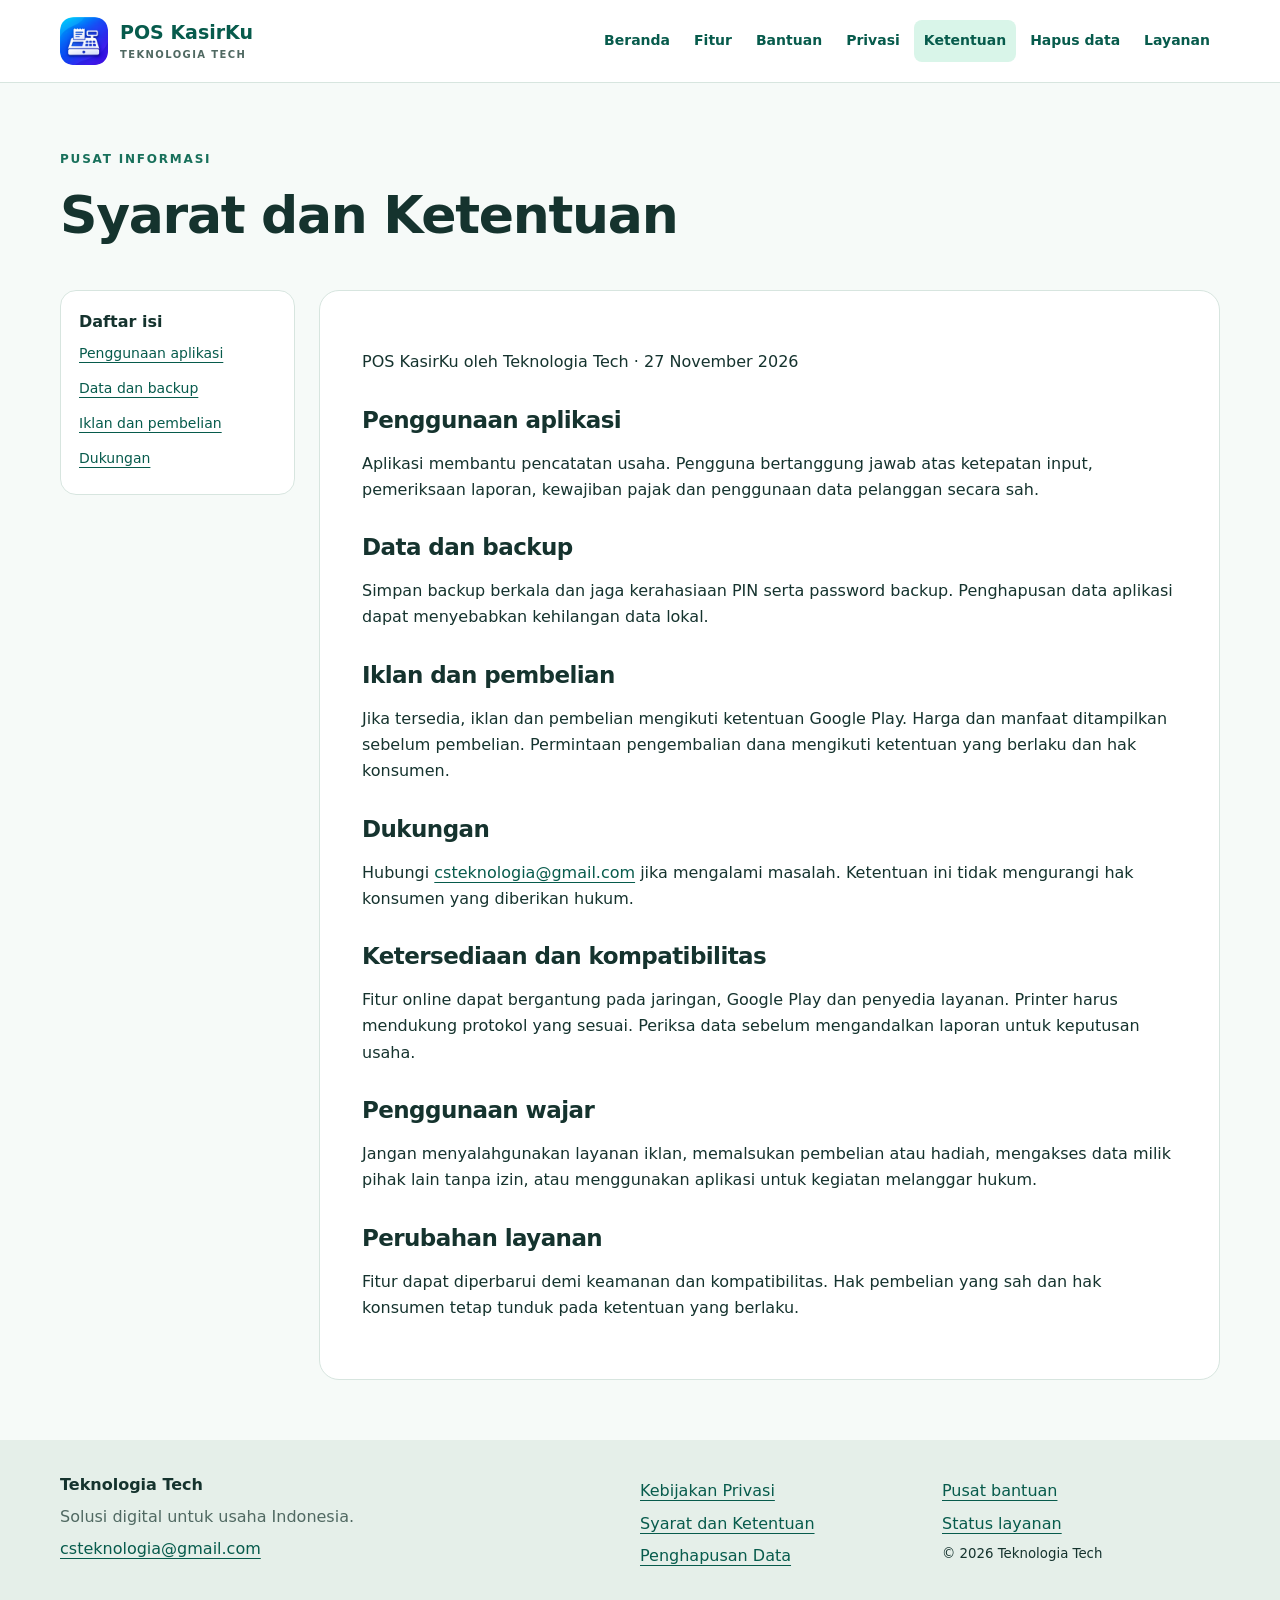
<file: terms.html>
<!doctype html><html lang="id"><head><meta charset="utf-8"><meta name="viewport" content="width=device-width, initial-scale=1"><meta name="description" content="Informasi resmi POS KasirKu oleh Teknologia Tech"><meta name="theme-color" content="#075b4c"><title>Syarat dan Ketentuan | POS KasirKu</title><link rel="icon" href="assets/logo.png"><link rel="stylesheet" href="assets/style-v21.css"><script src="assets/site-v21.js" defer></script></head><body><a class="skip" href="#main">Lewati ke konten</a><header><div class="wrap header"><a class="brand" href="index.html"><img src="assets/logo.png" width="48" height="48" alt=""><span>POS KasirKu<small>TEKNOLOGIA TECH</small></span></a><button class="menu" aria-expanded="false" aria-controls="nav" hidden>☰ Menu</button><nav id="nav" aria-label="Navigasi utama"><a href="index.html">Beranda</a><a href="features.html">Fitur</a><a href="support.html">Bantuan</a><a href="privacy.html">Privasi</a><a href="terms.html" aria-current="page">Ketentuan</a><a href="delete-data.html">Hapus data</a><a href="services.html">Layanan</a></nav></div></header><main id="main" class="wrap"><section class="intro"><span class="eyebrow">PUSAT INFORMASI</span><h1>Syarat dan Ketentuan</h1></section><div class="legal"><aside><strong>Daftar isi</strong><a href="#bagian-1">Penggunaan aplikasi</a><a href="#bagian-2">Data dan backup</a><a href="#bagian-3">Iklan dan pembelian</a><a href="#bagian-4">Dukungan</a></aside><article class="prose"><p>POS KasirKu oleh Teknologia Tech · 27 November 2026</p><h2 id="bagian-1">Penggunaan aplikasi</h2><p>Aplikasi membantu pencatatan usaha. Pengguna bertanggung jawab atas ketepatan input, pemeriksaan laporan, kewajiban pajak dan penggunaan data pelanggan secara sah.</p><h2 id="bagian-2">Data dan backup</h2><p>Simpan backup berkala dan jaga kerahasiaan PIN serta password backup. Penghapusan data aplikasi dapat menyebabkan kehilangan data lokal.</p><h2 id="bagian-3">Iklan dan pembelian</h2><p>Jika tersedia, iklan dan pembelian mengikuti ketentuan Google Play. Harga dan manfaat ditampilkan sebelum pembelian. Permintaan pengembalian dana mengikuti ketentuan yang berlaku dan hak konsumen.</p><h2 id="bagian-4">Dukungan</h2><p>Hubungi <a href="mailto:csteknologia@gmail.com">csteknologia@gmail.com</a> jika mengalami masalah. Ketentuan ini tidak mengurangi hak konsumen yang diberikan hukum.</p><h2>Ketersediaan dan kompatibilitas</h2><p>Fitur online dapat bergantung pada jaringan, Google Play dan penyedia layanan. Printer harus mendukung protokol yang sesuai. Periksa data sebelum mengandalkan laporan untuk keputusan usaha.</p><h2>Penggunaan wajar</h2><p>Jangan menyalahgunakan layanan iklan, memalsukan pembelian atau hadiah, mengakses data milik pihak lain tanpa izin, atau menggunakan aplikasi untuk kegiatan melanggar hukum.</p><h2>Perubahan layanan</h2><p>Fitur dapat diperbarui demi keamanan dan kompatibilitas. Hak pembelian yang sah dan hak konsumen tetap tunduk pada ketentuan yang berlaku.</p></article></div></main><footer><div class="wrap foot"><div><strong>Teknologia Tech</strong><p>Solusi digital untuk usaha Indonesia.</p><a href="mailto:csteknologia@gmail.com">csteknologia@gmail.com</a></div><div><a href="privacy.html">Kebijakan Privasi</a><a href="terms.html">Syarat dan Ketentuan</a><a href="delete-data.html">Penghapusan Data</a></div><div><a href="support.html">Pusat bantuan</a><a href="services.html">Status layanan</a><small>© 2026 Teknologia Tech</small></div></div></footer></body></html>
</file>
<file: assets/style-v21.css>
*{box-sizing:border-box} :root{color-scheme:light;--ink:#15332e;--muted:#506962;--green:#075b4c;--mint:#d9f5e9;--line:#d7e5df}body{margin:0;font:16px/1.65 system-ui,-apple-system,"Segoe UI",sans-serif;color:var(--ink);background:#f6faf8}a{color:var(--green);text-underline-offset:4px}a:focus-visible,button:focus-visible,summary:focus-visible{outline:3px solid #b77b00;outline-offset:4px}.wrap{width:min(1160px,calc(100% - 40px));margin:auto}.skip{position:absolute;left:12px;top:-100px}.skip:focus{top:8px;z-index:10;background:white;padding:10px}header{background:#fff;border-bottom:1px solid var(--line)}.header{display:flex;align-items:center;justify-content:space-between;gap:18px;padding:16px 0}.brand{display:flex;gap:12px;align-items:center;text-decoration:none;font-size:19px;font-weight:800;line-height:1.2;white-space:nowrap}.brand img{border-radius:13px}.brand small{display:block;font-size:10px;letter-spacing:1.4px;margin-top:5px;color:var(--muted)}nav{display:flex;flex-wrap:wrap;gap:4px}nav a{padding:9px 10px;text-decoration:none;font-size:14px;font-weight:600;border-radius:8px}nav a[aria-current],nav a:hover{background:var(--mint)}.menu{display:none}main{padding:32px 0 60px}.hero{display:grid;grid-template-columns:1.25fr 1fr;gap:36px;align-items:center;background:#084e43;color:#fff;padding:clamp(24px,5vw,64px);border-radius:30px;overflow:hidden}.hero h1{font-size:clamp(40px,5vw,70px);letter-spacing:-.055em;line-height:1.03;margin:20px 0}.hero em{color:#a0f4cd;font-style:normal}.hero p{color:#e2f5ec;max-width:48ch;font-size:18px}.eyebrow{font-size:12px;letter-spacing:1.8px;font-weight:800;color:#18705b}.hero .eyebrow{color:#a0f4cd}.actions{display:flex;gap:10px;flex-wrap:wrap;margin:24px 0}.button{display:inline-block;background:var(--green);color:white;padding:12px 18px;border-radius:12px;text-decoration:none;font-weight:700}.hero .button{background:#a0f4cd;color:#15332e}.button.secondary,.hero .button.secondary{background:#fff;color:var(--green);border:1px solid var(--line)}.hero .status{font-size:13px}.section{margin-top:52px}h1,h2,h3{line-height:1.25;letter-spacing:-.025em}h2{font-size:clamp(24px,3vw,34px);margin:10px 0 22px}.grid{display:grid;grid-template-columns:repeat(3,minmax(0,1fr));gap:16px}.card{background:white;border:1px solid var(--line);padding:24px;border-radius:19px}.card h3{margin:12px 0 8px;font-size:20px}.card p{color:var(--muted);margin:0}.icon{display:grid;place-items:center;background:var(--mint);color:var(--green);width:48px;height:48px;border-radius:13px}.icon svg{width:26px;height:26px}.plans strong{font-size:27px;display:block;margin:16px 0}.featured{border:2px solid #21866c}.muted{color:var(--muted);font-size:14px}.banner{background:#d9f5e9;border-radius:20px;padding:28px;margin-top:40px}.intro{padding:30px 0}.intro h1{font-size:clamp(32px,5vw,52px);margin:12px 0;max-width:23ch}.intro p{max-width:70ch;color:var(--muted)}.legal{display:grid;grid-template-columns:235px minmax(0,1fr);gap:24px;align-items:start}.legal aside{background:#fff;border:1px solid var(--line);padding:18px;border-radius:16px;position:sticky;top:16px}.legal aside a{display:block;font-size:14px;padding:6px 0}.prose{background:#fff;padding:clamp(20px,4vw,42px);border:1px solid var(--line);border-radius:20px;overflow-wrap:anywhere}.prose h2{font-size:23px;margin-top:30px;margin-bottom:10px}.prose h3{font-size:18px}.note{background:#fff4d8;border-left:4px solid #bd840d;padding:16px;border-radius:8px}details{border:1px solid var(--line);border-radius:10px;padding:12px 16px;margin:9px 0}summary{cursor:pointer;font-weight:650}.steps{background:white;border-radius:16px;padding:24px 40px}.steps li{padding:6px}footer{background:#e5efe9;padding:32px 0}.foot{display:grid;grid-template-columns:2fr 1fr 1fr;gap:24px}.foot a,.foot small{display:block;margin:6px 0}.foot p{margin:5px 0;color:var(--muted)}@media(max-width:880px){.header{flex-wrap:wrap}.hero{grid-template-columns:1fr}.grid{grid-template-columns:repeat(2,minmax(0,1fr))}.legal{grid-template-columns:1fr}.legal aside{position:static}.foot{grid-template-columns:1fr 1fr}}@media(max-width:600px){.wrap{width:calc(100% - 28px)}main{padding-top:18px}.header{gap:8px}.menu:not([hidden]){display:block;border:1px solid var(--line);background:white;color:var(--green);border-radius:8px;padding:10px;font:inherit}nav{width:100%}.menu:not([hidden])+nav:not(.open){display:none}nav a{flex:1 1 40%}.hero{padding:24px;border-radius:20px;gap:22px}.hero h1{font-size:42px}.hero p{font-size:16px}.grid{gap:10px}.card{padding:14px;border-radius:14px}.card h3{font-size:17px}.card p{font-size:14px}.plans{grid-template-columns:1fr}.foot{grid-template-columns:1fr}.section{margin-top:36px}}@media(max-width:340px){.grid{grid-template-columns:1fr}.hero h1{font-size:34px}}
/* v2.1: focused hero, stable navigation and responsive spacing */
[hidden]{display:none!important}
.hero{display:block;padding:clamp(28px,6vw,72px);background:linear-gradient(125deg,#063d35,#075b4c 65%,#16775d);position:relative}
.hero>div{max-width:820px}.hero h1{max-width:18ch}.hero p{max-width:62ch}.hero .status{margin-bottom:0}.hero .actions{gap:12px}.hero .button{min-height:46px}.header{min-height:82px}.brand img{flex:none}.menu{display:none!important}.card{box-shadow:0 4px 18px #15332e08}.card .icon{margin-bottom:12px}.foot{overflow-wrap:anywhere}.button:hover{filter:brightness(.95)}
@media(max-width:880px){.header{align-items:center;justify-content:space-between}.hero>div{max-width:none}}
@media(max-width:760px){.menu:not([hidden]){display:inline-flex!important;align-items:center;gap:6px;min-height:44px;border:1px solid var(--line);background:white;color:var(--green);border-radius:10px;padding:8px 12px;font:inherit}.header nav{width:100%;gap:5px}.menu:not([hidden])+nav:not(.open){display:none}.header nav a{flex:1 1 40%;min-height:44px}.hero h1{font-size:clamp(34px,8vw,54px)}}
@media(max-width:600px){.hero{padding:28px 22px}.hero .actions{margin:20px 0}.grid:not(.plans){grid-template-columns:1fr}.card{padding:20px}.card h3{font-size:19px}.card p{font-size:15px}.header{min-height:72px}.brand{font-size:17px}.brand img{width:42px;height:42px}.prose{padding:20px}.steps{padding:18px 28px}}
</file>
